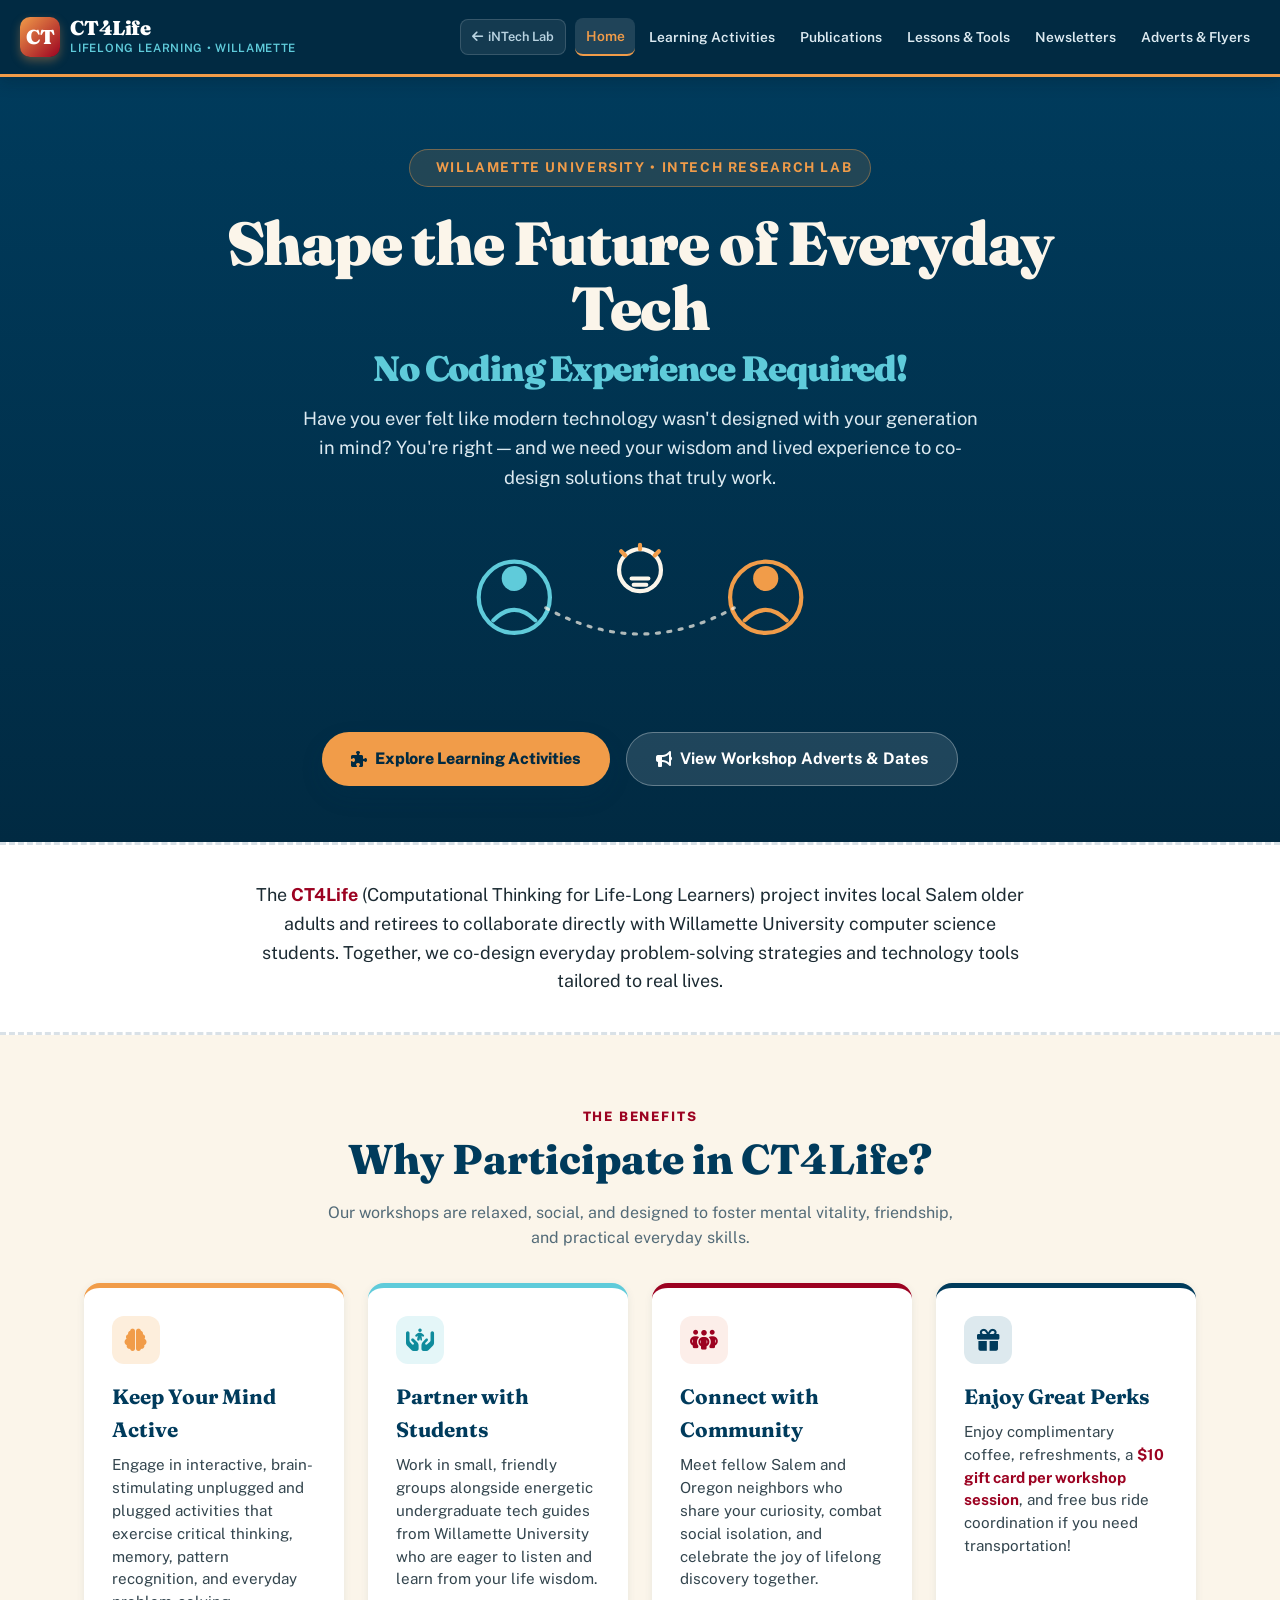
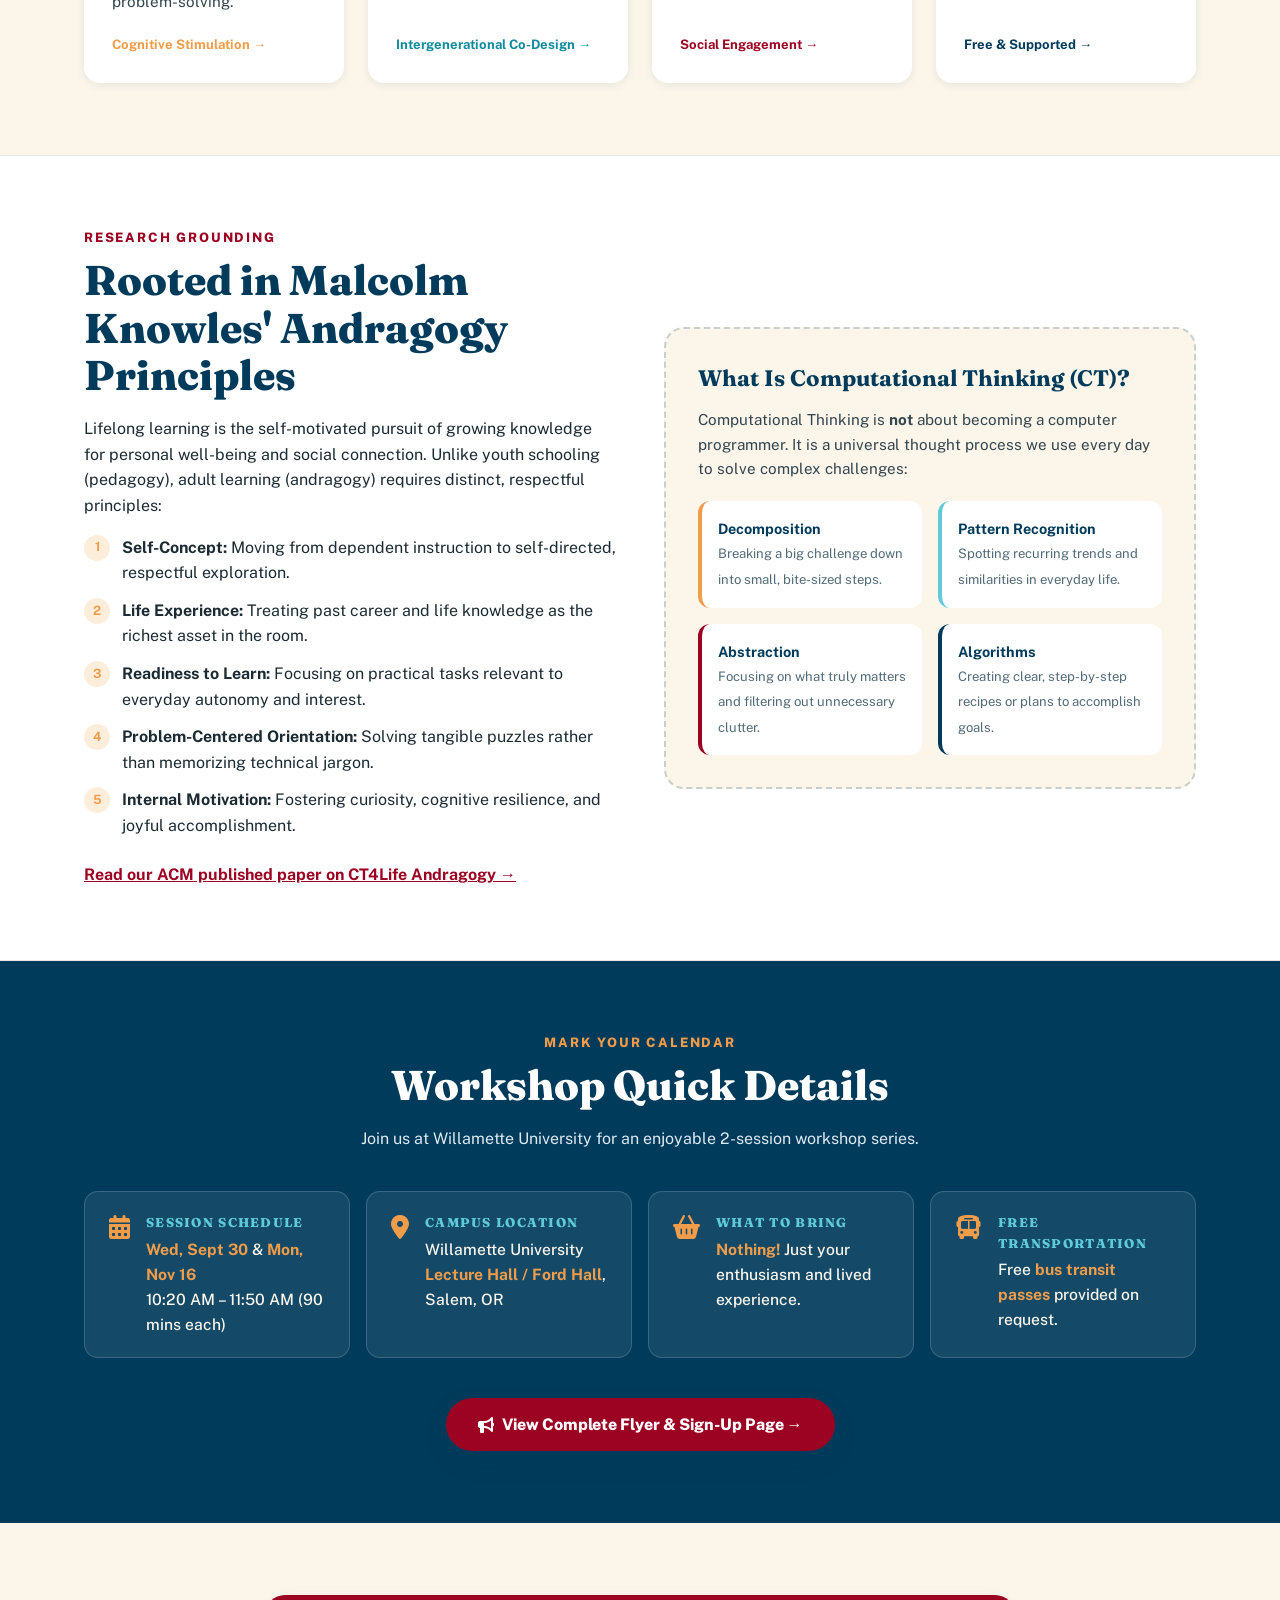
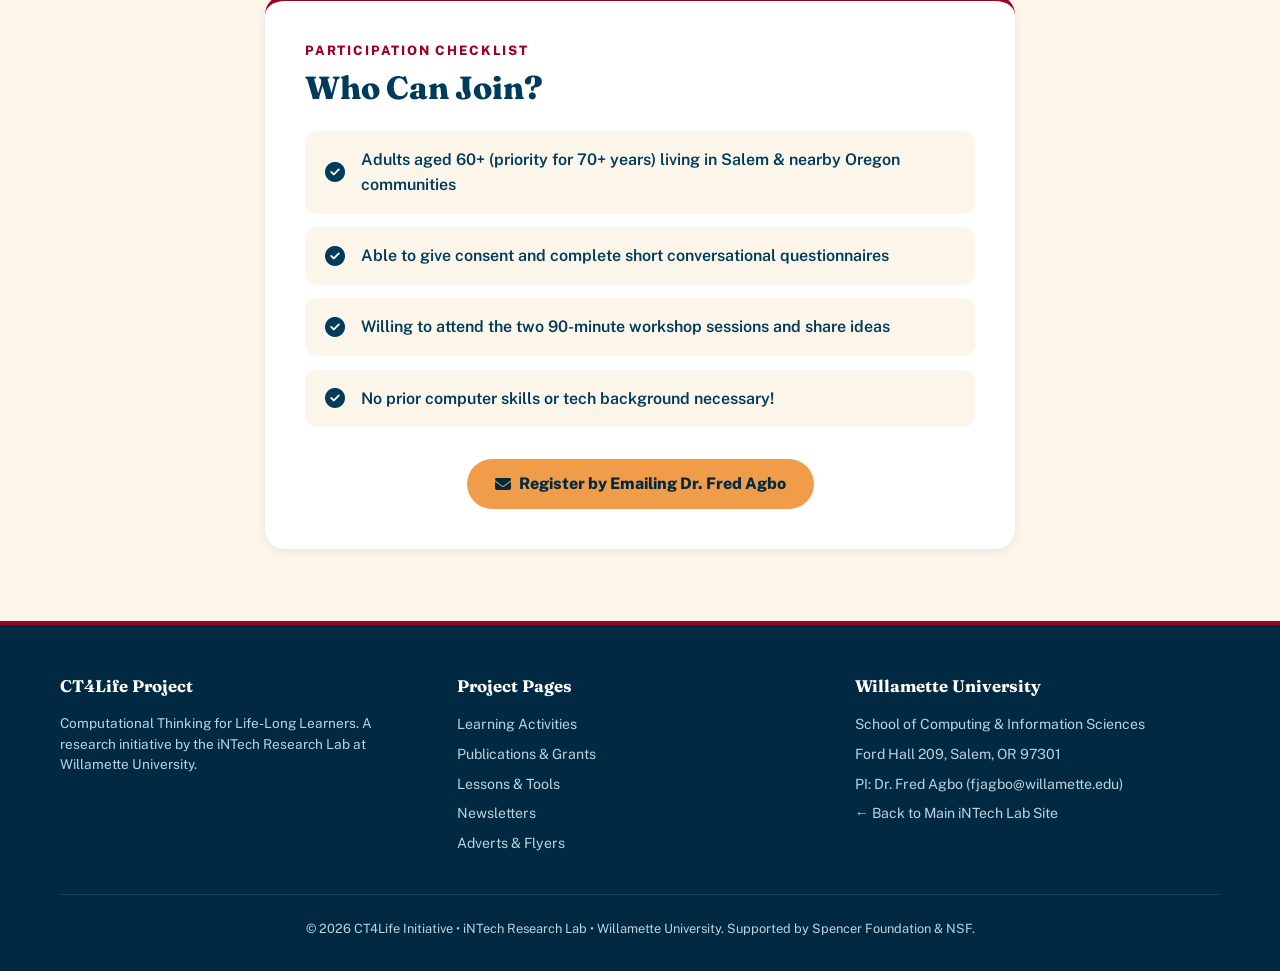
<file: ct4life/index.html>
<!DOCTYPE html>
<html lang="en">
<head>
  <meta charset="UTF-8" />
  <meta name="viewport" content="width=device-width, initial-scale=1.0" />
  <title>CT4Life — Computational Thinking for Life-Long Learners | Willamette University</title>
  <meta name="description" content="CT4Life empowers older adults (60+) in Oregon through co-designed computational thinking, problem-solving, and lifelong learning alongside Willamette University students." />

  <!-- Fonts & Icons -->
  <link rel="preconnect" href="https://fonts.googleapis.com">
  <link rel="preconnect" href="https://fonts.gstatic.com" crossorigin>
  <link href="https://fonts.googleapis.com/css2?family=Fraunces:opsz,wght@9..144,500;9..144,600;9..144,700;9..144,900&family=Public+Sans:wght@400;500;600;700;800&display=swap" rel="stylesheet">
  <link rel="stylesheet" href="https://cdnjs.cloudflare.com/ajax/libs/font-awesome/6.5.1/css/all.min.css" />

  <!-- CT4Life Theme CSS -->
  <link rel="stylesheet" href="./assets/css/ct4life-theme.css" />
</head>
<body>

  <!-- ================= TOP NOTIFICATION ================= -->
  <header class="ct-header">
    <div class="ct-nav-container">
      
      <!-- Logo -->
      <a href="./index.html" class="ct-logo-badge">
        <div class="ct-logo-icon">CT</div>
        <div class="ct-logo-text">
          <h1>CT4Life</h1>
          <span>Lifelong Learning &bull; Willamette</span>
        </div>
      </a>

      <!-- Mobile Toggle -->
      <button class="ct-mobile-toggle" id="ctMenuBtn" aria-label="Toggle navigation">
        <i class="fa-solid fa-bars"></i>
      </button>

      <!-- Navigation Links -->
      <ul class="ct-nav-links" id="ctNavLinks">
        <li><a href="../index.html" class="ct-btn-back"><i class="fa-solid fa-arrow-left"></i> iNTech Lab</a></li>
        <li><a href="./index.html" class="active">Home</a></li>
        <li><a href="./activities.html">Learning Activities</a></li>
        <li><a href="./publications.html">Publications</a></li>
        <li><a href="./lessons.html">Lessons &amp; Tools</a></li>
        <li><a href="./newsletters.html">Newsletters</a></li>
        <li><a href="./adverts.html">Adverts &amp; Flyers</a></li>
      </ul>

    </div>
  </header>

  <!-- ================= HERO BANNER ================= -->
  <section class="ct-hero-banner">
    <div class="ct-container">
      <div class="ct-eyebrow">
        <i class="fa-solid fa-sparkles"></i> Willamette University &bull; iNTech Research Lab
      </div>

      <h1 class="ct-hero-title">
        Shape the Future of Everyday Tech
        <span class="highlight">No Coding Experience Required!</span>
      </h1>

      <p class="ct-hero-subhead">
        Have you ever felt like modern technology wasn't designed with your generation in mind? You're right — and we need your wisdom and lived experience to co-design solutions that truly work.
      </p>

      <!-- SVG Illustration Inspired by Flyer -->
      <div style="max-width: 440px; margin: 2rem auto 0;">
        <svg viewBox="0 0 420 160" width="100%" xmlns="http://www.w3.org/2000/svg">
          <!-- Senior avatar -->
          <circle cx="90" cy="70" r="34" fill="none" stroke="#5FCBDA" stroke-width="4"/>
          <circle cx="90" cy="52" r="12" fill="#5FCBDA"/>
          <path d="M70 92 Q90 72 110 92" fill="none" stroke="#5FCBDA" stroke-width="4" stroke-linecap="round"/>
          <!-- Student avatar -->
          <circle cx="330" cy="70" r="34" fill="none" stroke="#F19C49" stroke-width="4"/>
          <circle cx="330" cy="52" r="12" fill="#F19C49"/>
          <path d="M310 92 Q330 72 350 92" fill="none" stroke="#F19C49" stroke-width="4" stroke-linecap="round"/>
          <!-- Connecting bridge -->
          <path d="M120 80 Q210 130 300 80" fill="none" stroke="#FBF5EA" stroke-width="3" stroke-dasharray="3 8" stroke-linecap="round" opacity="0.7"/>
          <!-- Idea bulb in center -->
          <g transform="translate(190,20)">
            <circle cx="20" cy="24" r="20" fill="none" stroke="#FBF5EA" stroke-width="4"/>
            <path d="M12 32 L28 32 M14 38 L26 38" stroke="#FBF5EA" stroke-width="4" stroke-linecap="round"/>
            <path d="M20 4 V0 M6 10 L2 6 M34 10 L38 6" stroke="#F19C49" stroke-width="4" stroke-linecap="round"/>
          </g>
        </svg>
      </div>

      <div style="margin-top: 2rem; display: flex; gap: 1rem; justify-content: center; flex-wrap: wrap;">
        <a href="./activities.html" style="background: var(--field); color: var(--midnight-deep); font-weight: 800; padding: 0.85rem 1.8rem; border-radius: 999px; text-decoration: none; display: inline-flex; align-items: center; gap: 0.5rem; box-shadow: var(--shadow-md);">
          <i class="fa-solid fa-puzzle-piece"></i> Explore Learning Activities
        </a>
        <a href="./adverts.html" style="background: rgba(255,255,255,0.12); color: #ffffff; font-weight: 700; padding: 0.85rem 1.8rem; border-radius: 999px; text-decoration: none; border: 1px solid rgba(255,255,255,0.3); display: inline-flex; align-items: center; gap: 0.5rem;">
          <i class="fa-solid fa-bullhorn"></i> View Workshop Adverts &amp; Dates
        </a>
      </div>
    </div>
  </section>

  <!-- ================= INTRO BAND ================= -->
  <section class="ct-callout-banner">
    <div class="ct-container">
      <p>
        The <b>CT4Life</b> (Computational Thinking for Life-Long Learners) project invites local Salem older adults and retirees to collaborate directly with Willamette University computer science students. Together, we co-design everyday problem-solving strategies and technology tools tailored to real lives.
      </p>
    </div>
  </section>

  <!-- ================= WHY PARTICIPATE / 4 PILLARS ================= -->
  <section class="ct-section">
    <div class="ct-container">
      <div style="text-align: center; max-width: 650px; margin: 0 auto;">
        <div class="ct-section-kicker">The Benefits</div>
        <h2 class="ct-section-title">Why Participate in CT4Life?</h2>
        <p style="color: var(--ink-muted);">
          Our workshops are relaxed, social, and designed to foster mental vitality, friendship, and practical everyday skills.
        </p>
      </div>

      <div class="ct-cards-grid">
        
        <!-- Pillar 1 -->
        <div class="ct-card">
          <div>
            <div class="ct-card-icon" style="background: var(--field-light); color: var(--field);">
              <i class="fa-solid fa-brain"></i>
            </div>
            <h3>Keep Your Mind Active</h3>
            <p>
              Engage in interactive, brain-stimulating unplugged and plugged activities that exercise critical thinking, memory, pattern recognition, and everyday problem-solving.
            </p>
          </div>
          <div style="margin-top: 1.25rem; font-size: 0.82rem; font-weight: 700; color: var(--field);">
            Cognitive Stimulation &rarr;
          </div>
        </div>

        <!-- Pillar 2 -->
        <div class="ct-card border-wave">
          <div>
            <div class="ct-card-icon" style="background: var(--wave-light); color: #0f8b9c;">
              <i class="fa-solid fa-hands-holding-child"></i>
            </div>
            <h3>Partner with Students</h3>
            <p>
              Work in small, friendly groups alongside energetic undergraduate tech guides from Willamette University who are eager to listen and learn from your life wisdom.
            </p>
          </div>
          <div style="margin-top: 1.25rem; font-size: 0.82rem; font-weight: 700; color: #0f8b9c;">
            Intergenerational Co-Design &rarr;
          </div>
        </div>

        <!-- Pillar 3 -->
        <div class="ct-card border-brick">
          <div>
            <div class="ct-card-icon" style="background: #fceee9; color: var(--brick);">
              <i class="fa-solid fa-people-group"></i>
            </div>
            <h3>Connect with Community</h3>
            <p>
              Meet fellow Salem and Oregon neighbors who share your curiosity, combat social isolation, and celebrate the joy of lifelong discovery together.
            </p>
          </div>
          <div style="margin-top: 1.25rem; font-size: 0.82rem; font-weight: 700; color: var(--brick);">
            Social Engagement &rarr;
          </div>
        </div>

        <!-- Pillar 4 -->
        <div class="ct-card border-midnight">
          <div>
            <div class="ct-card-icon" style="background: #dde9ee; color: var(--midnight);">
              <i class="fa-solid fa-gift"></i>
            </div>
            <h3>Enjoy Great Perks</h3>
            <p>
              Enjoy complimentary coffee, refreshments, a <strong style="color: var(--brick);">$10 gift card per workshop session</strong>, and free bus ride coordination if you need transportation!
            </p>
          </div>
          <div style="margin-top: 1.25rem; font-size: 0.82rem; font-weight: 700; color: var(--midnight);">
            Free &amp; Supported &rarr;
          </div>
        </div>

      </div>
    </div>
  </section>

  <!-- ================= THE SCIENCE: ANDRAGOGY & PROBLEM FRAMING ================= -->
  <section class="ct-section" style="background: #ffffff; border-top: 1px solid #e7e9e4; border-bottom: 1px solid #e7e9e4;">
    <div class="ct-container">
      <div style="display: grid; grid-template-columns: repeat(auto-fit, minmax(320px, 1fr)); gap: 3rem; align-items: center;">
        
        <div>
          <div class="ct-section-kicker">Research Grounding</div>
          <h2 class="ct-section-title">Rooted in Malcolm Knowles' Andragogy Principles</h2>
          <p style="color: var(--ink); margin-bottom: 1rem;">
            Lifelong learning is the self-motivated pursuit of growing knowledge for personal well-being and social connection. Unlike youth schooling (pedagogy), adult learning (andragogy) requires distinct, respectful principles:
          </p>

          <ul style="list-style: none; display: flex; flex-direction: column; gap: 0.75rem;">
            <li style="display: flex; gap: 0.75rem; align-items: flex-start;">
              <span style="background: var(--field-light); color: var(--field); width: 26px; height: 26px; border-radius: 50%; display: flex; align-items: center; justify-content: center; font-weight: bold; flex-shrink: 0; font-size: 0.8rem;">1</span>
              <div><strong>Self-Concept:</strong> Moving from dependent instruction to self-directed, respectful exploration.</div>
            </li>
            <li style="display: flex; gap: 0.75rem; align-items: flex-start;">
              <span style="background: var(--field-light); color: var(--field); width: 26px; height: 26px; border-radius: 50%; display: flex; align-items: center; justify-content: center; font-weight: bold; flex-shrink: 0; font-size: 0.8rem;">2</span>
              <div><strong>Life Experience:</strong> Treating past career and life knowledge as the richest asset in the room.</div>
            </li>
            <li style="display: flex; gap: 0.75rem; align-items: flex-start;">
              <span style="background: var(--field-light); color: var(--field); width: 26px; height: 26px; border-radius: 50%; display: flex; align-items: center; justify-content: center; font-weight: bold; flex-shrink: 0; font-size: 0.8rem;">3</span>
              <div><strong>Readiness to Learn:</strong> Focusing on practical tasks relevant to everyday autonomy and interest.</div>
            </li>
            <li style="display: flex; gap: 0.75rem; align-items: flex-start;">
              <span style="background: var(--field-light); color: var(--field); width: 26px; height: 26px; border-radius: 50%; display: flex; align-items: center; justify-content: center; font-weight: bold; flex-shrink: 0; font-size: 0.8rem;">4</span>
              <div><strong>Problem-Centered Orientation:</strong> Solving tangible puzzles rather than memorizing technical jargon.</div>
            </li>
            <li style="display: flex; gap: 0.75rem; align-items: flex-start;">
              <span style="background: var(--field-light); color: var(--field); width: 26px; height: 26px; border-radius: 50%; display: flex; align-items: center; justify-content: center; font-weight: bold; flex-shrink: 0; font-size: 0.8rem;">5</span>
              <div><strong>Internal Motivation:</strong> Fostering curiosity, cognitive resilience, and joyful accomplishment.</div>
            </li>
          </ul>

          <div style="margin-top: 1.5rem;">
            <a href="./publications.html" style="color: var(--brick); font-weight: 700; text-decoration: underline;">
              Read our ACM published paper on CT4Life Andragogy &rarr;
            </a>
          </div>
        </div>

        <div style="background: var(--cream); padding: 2rem; border-radius: 20px; border: 2px dashed rgba(0, 59, 92, 0.2);">
          <h3 class="font-fraunces" style="color: var(--midnight); font-size: 1.4rem; margin-bottom: 0.75rem;">
            What Is Computational Thinking (CT)?
          </h3>
          <p style="font-size: 0.95rem; color: #33454E; margin-bottom: 1.25rem;">
            Computational Thinking is <strong>not</strong> about becoming a computer programmer. It is a universal thought process we use every day to solve complex challenges:
          </p>

          <div style="display: grid; grid-template-columns: 1fr 1fr; gap: 1rem;">
            <div style="background: #ffffff; padding: 1rem; border-radius: 12px; border-left: 4px solid var(--field);">
              <strong style="color: var(--midnight); font-size: 0.9rem; display: block;">Decomposition</strong>
              <span style="font-size: 0.82rem; color: #536B78;">Breaking a big challenge down into small, bite-sized steps.</span>
            </div>
            <div style="background: #ffffff; padding: 1rem; border-radius: 12px; border-left: 4px solid var(--wave);">
              <strong style="color: var(--midnight); font-size: 0.9rem; display: block;">Pattern Recognition</strong>
              <span style="font-size: 0.82rem; color: #536B78;">Spotting recurring trends and similarities in everyday life.</span>
            </div>
            <div style="background: #ffffff; padding: 1rem; border-radius: 12px; border-left: 4px solid var(--brick);">
              <strong style="color: var(--midnight); font-size: 0.9rem; display: block;">Abstraction</strong>
              <span style="font-size: 0.82rem; color: #536B78;">Focusing on what truly matters and filtering out unnecessary clutter.</span>
            </div>
            <div style="background: #ffffff; padding: 1rem; border-radius: 12px; border-left: 4px solid var(--midnight);">
              <strong style="color: var(--midnight); font-size: 0.9rem; display: block;">Algorithms</strong>
              <span style="font-size: 0.82rem; color: #536B78;">Creating clear, step-by-step recipes or plans to accomplish goals.</span>
            </div>
          </div>
        </div>

      </div>
    </div>
  </section>

  <!-- ================= WORKSHOP DETAILS / FAST FACTS ================= -->
  <section class="ct-section" style="background: var(--midnight); color: var(--cream);">
    <div class="ct-container">
      <div style="text-align: center; max-width: 650px; margin: 0 auto 2.5rem;">
        <div class="ct-section-kicker" style="color: var(--field);">Mark Your Calendar</div>
        <h2 class="ct-section-title" style="color: #ffffff;">Workshop Quick Details</h2>
        <p style="color: #dceaf1;">
          Join us at Willamette University for an enjoyable 2-session workshop series.
        </p>
      </div>

      <div style="display: grid; grid-template-columns: repeat(auto-fit, minmax(240px, 1fr)); gap: 1rem;">
        
        <div class="ct-detail-card">
          <i class="fa-solid fa-calendar-days" style="color: var(--field); font-size: 1.5rem; margin-top: 0.2rem;"></i>
          <div>
            <h4>Session Schedule</h4>
            <p><b>Wed, Sept 30</b> &amp; <b>Mon, Nov 16</b><br/>10:20 AM – 11:50 AM (90 mins each)</p>
          </div>
        </div>

        <div class="ct-detail-card">
          <i class="fa-solid fa-location-dot" style="color: var(--field); font-size: 1.5rem; margin-top: 0.2rem;"></i>
          <div>
            <h4>Campus Location</h4>
            <p>Willamette University<br/><b>Lecture Hall / Ford Hall</b>, Salem, OR</p>
          </div>
        </div>

        <div class="ct-detail-card">
          <i class="fa-solid fa-basket-shopping" style="color: var(--field); font-size: 1.5rem; margin-top: 0.2rem;"></i>
          <div>
            <h4>What to Bring</h4>
            <p><b>Nothing!</b> Just your enthusiasm and lived experience.</p>
          </div>
        </div>

        <div class="ct-detail-card">
          <i class="fa-solid fa-bus" style="color: var(--field); font-size: 1.5rem; margin-top: 0.2rem;"></i>
          <div>
            <h4>Free Transportation</h4>
            <p>Free <b>bus transit passes</b> provided on request.</p>
          </div>
        </div>

      </div>

      <div style="text-align: center; margin-top: 2.5rem;">
        <a href="./adverts.html" style="background: var(--brick); color: #ffffff; font-weight: 800; padding: 0.85rem 2rem; border-radius: 999px; text-decoration: none; display: inline-flex; align-items: center; gap: 0.5rem; box-shadow: var(--shadow-md);">
          <i class="fa-solid fa-bullhorn"></i> View Complete Flyer &amp; Sign-Up Page &rarr;
        </a>
      </div>
    </div>
  </section>

  <!-- ================= ELIGIBILITY ================= -->
  <section class="ct-section">
    <div class="ct-container">
      <div style="max-width: 750px; margin: 0 auto; background: var(--paper); border-radius: 20px; padding: 2.5rem; box-shadow: var(--shadow-sm); border-top: 6px solid var(--brick);">
        <div class="ct-section-kicker">Participation Checklist</div>
        <h2 class="ct-section-title" style="font-size: 2rem;">Who Can Join?</h2>
        
        <div style="display: flex; flex-direction: column; gap: 0.85rem; margin-top: 1.5rem;">
          <div style="display: flex; align-items: center; gap: 1rem; background: var(--cream); border-radius: 12px; padding: 1rem 1.25rem; font-weight: 600; color: var(--midnight);">
            <i class="fa-solid fa-circle-check" style="color: var(--midnight); font-size: 1.25rem;"></i>
            <span>Adults aged 60+ (priority for 70+ years) living in Salem &amp; nearby Oregon communities</span>
          </div>
          <div style="display: flex; align-items: center; gap: 1rem; background: var(--cream); border-radius: 12px; padding: 1rem 1.25rem; font-weight: 600; color: var(--midnight);">
            <i class="fa-solid fa-circle-check" style="color: var(--midnight); font-size: 1.25rem;"></i>
            <span>Able to give consent and complete short conversational questionnaires</span>
          </div>
          <div style="display: flex; align-items: center; gap: 1rem; background: var(--cream); border-radius: 12px; padding: 1rem 1.25rem; font-weight: 600; color: var(--midnight);">
            <i class="fa-solid fa-circle-check" style="color: var(--midnight); font-size: 1.25rem;"></i>
            <span>Willing to attend the two 90-minute workshop sessions and share ideas</span>
          </div>
          <div style="display: flex; align-items: center; gap: 1rem; background: var(--cream); border-radius: 12px; padding: 1rem 1.25rem; font-weight: 600; color: var(--midnight);">
            <i class="fa-solid fa-circle-check" style="color: var(--midnight); font-size: 1.25rem;"></i>
            <span>No prior computer skills or tech background necessary!</span>
          </div>
        </div>

        <div style="text-align: center; margin-top: 2rem;">
          <a href="mailto:fjagbo@willamette.edu?subject=CT4Life%20Workshop%20Registration" style="background: var(--field); color: var(--midnight-deep); font-weight: 800; padding: 0.75rem 1.75rem; border-radius: 999px; text-decoration: none; display: inline-flex; align-items: center; gap: 0.5rem;">
            <i class="fa-solid fa-envelope"></i> Register by Emailing Dr. Fred Agbo
          </a>
        </div>
      </div>
    </div>
  </section>

  <!-- ================= FOOTER ================= -->
  <footer class="ct-footer">
    <div class="ct-footer-inner">
      <div>
        <h4 class="font-fraunces">CT4Life Project</h4>
        <p style="font-size: 0.85rem; line-height: 1.5; color: #b9d3e1;">
          Computational Thinking for Life-Long Learners. A research initiative by the iNTech Research Lab at Willamette University.
        </p>
      </div>

      <div>
        <h4>Project Pages</h4>
        <ul>
          <li><a href="./activities.html">Learning Activities</a></li>
          <li><a href="./publications.html">Publications &amp; Grants</a></li>
          <li><a href="./lessons.html">Lessons &amp; Tools</a></li>
          <li><a href="./newsletters.html">Newsletters</a></li>
          <li><a href="./adverts.html">Adverts &amp; Flyers</a></li>
        </ul>
      </div>

      <div>
        <h4>Willamette University</h4>
        <ul>
          <li>School of Computing &amp; Information Sciences</li>
          <li>Ford Hall 209, Salem, OR 97301</li>
          <li>PI: Dr. Fred Agbo (<a href="mailto:fjagbo@willamette.edu">fjagbo@willamette.edu</a>)</li>
          <li><a href="../index.html">&larr; Back to Main iNTech Lab Site</a></li>
        </ul>
      </div>
    </div>

    <div class="ct-footer-bottom">
      &copy; 2026 CT4Life Initiative &bull; iNTech Research Lab &bull; Willamette University. Supported by Spencer Foundation &amp; NSF.
    </div>
  </footer>

  <script>
    const btn = document.getElementById('ctMenuBtn');
    const nav = document.getElementById('ctNavLinks');
    btn.addEventListener('click', () => {
      nav.classList.toggle('open');
    });
  </script>
</body>
</html>
</file>
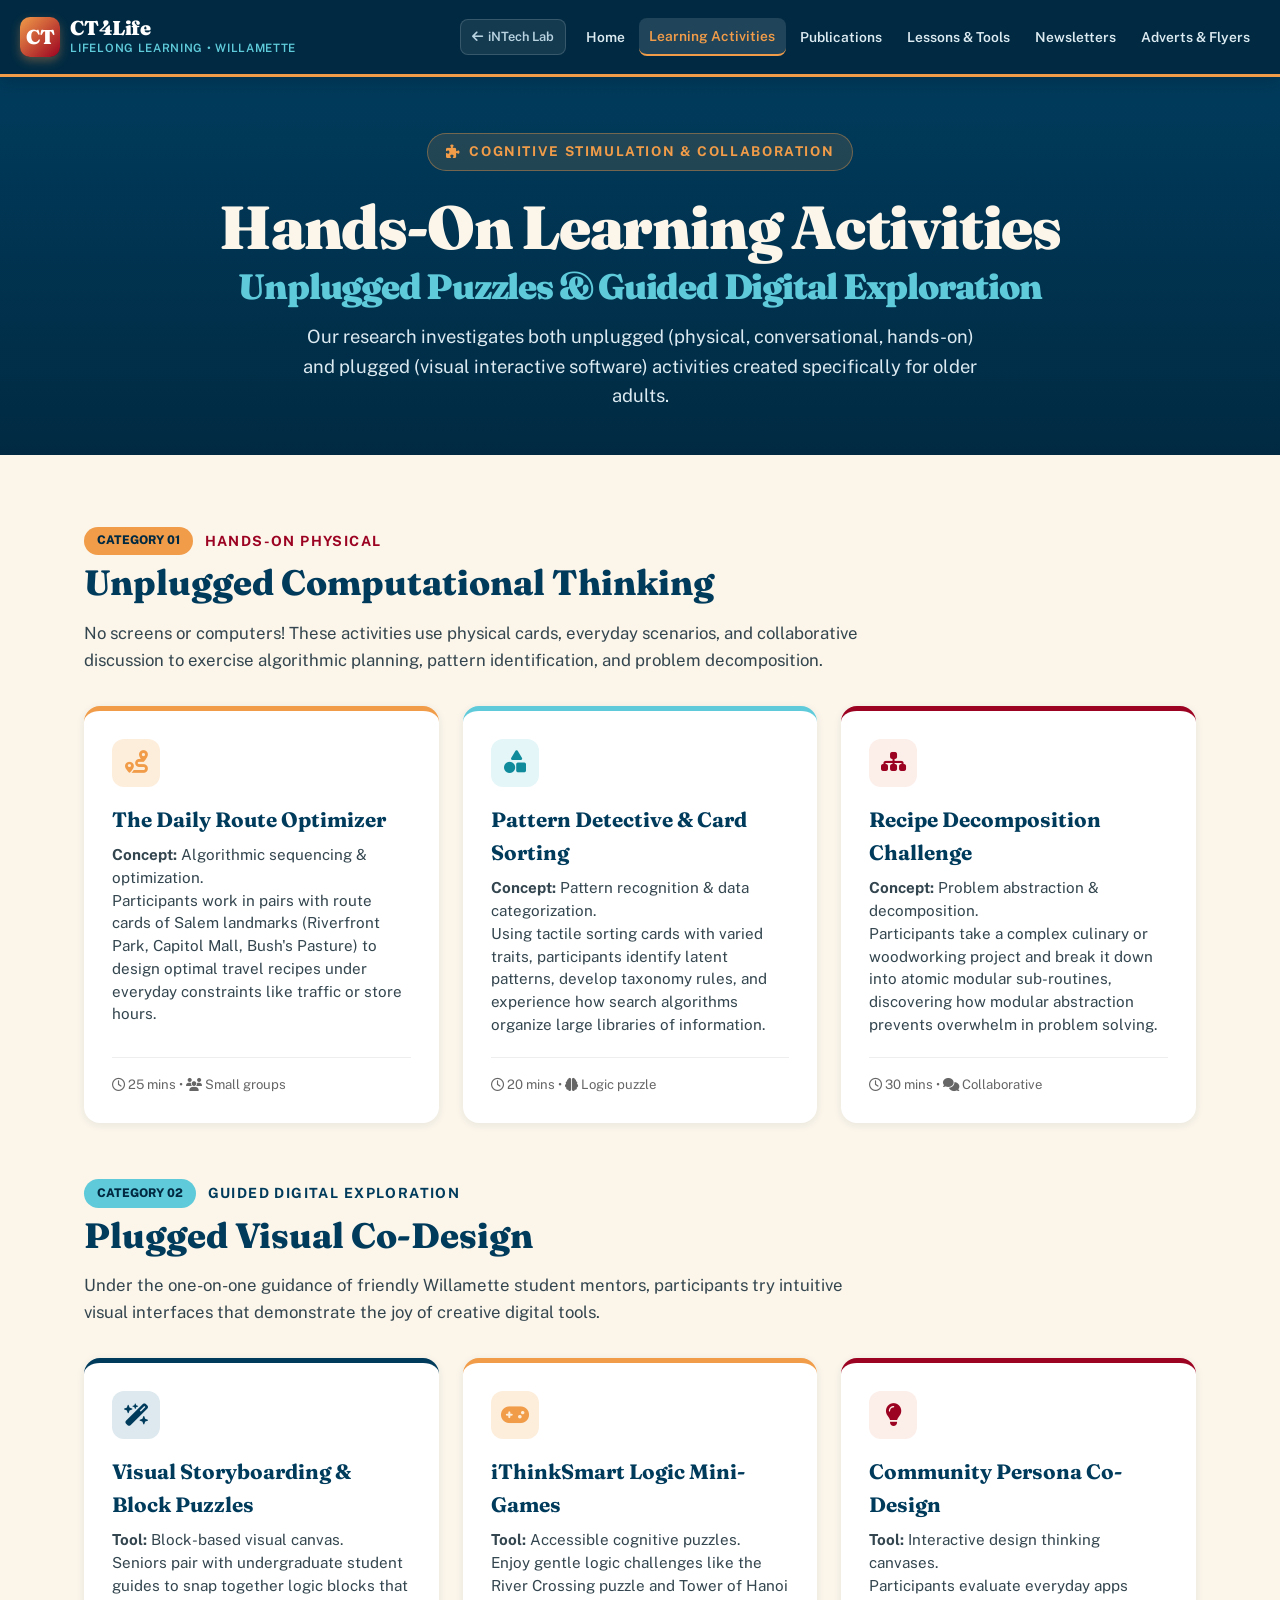
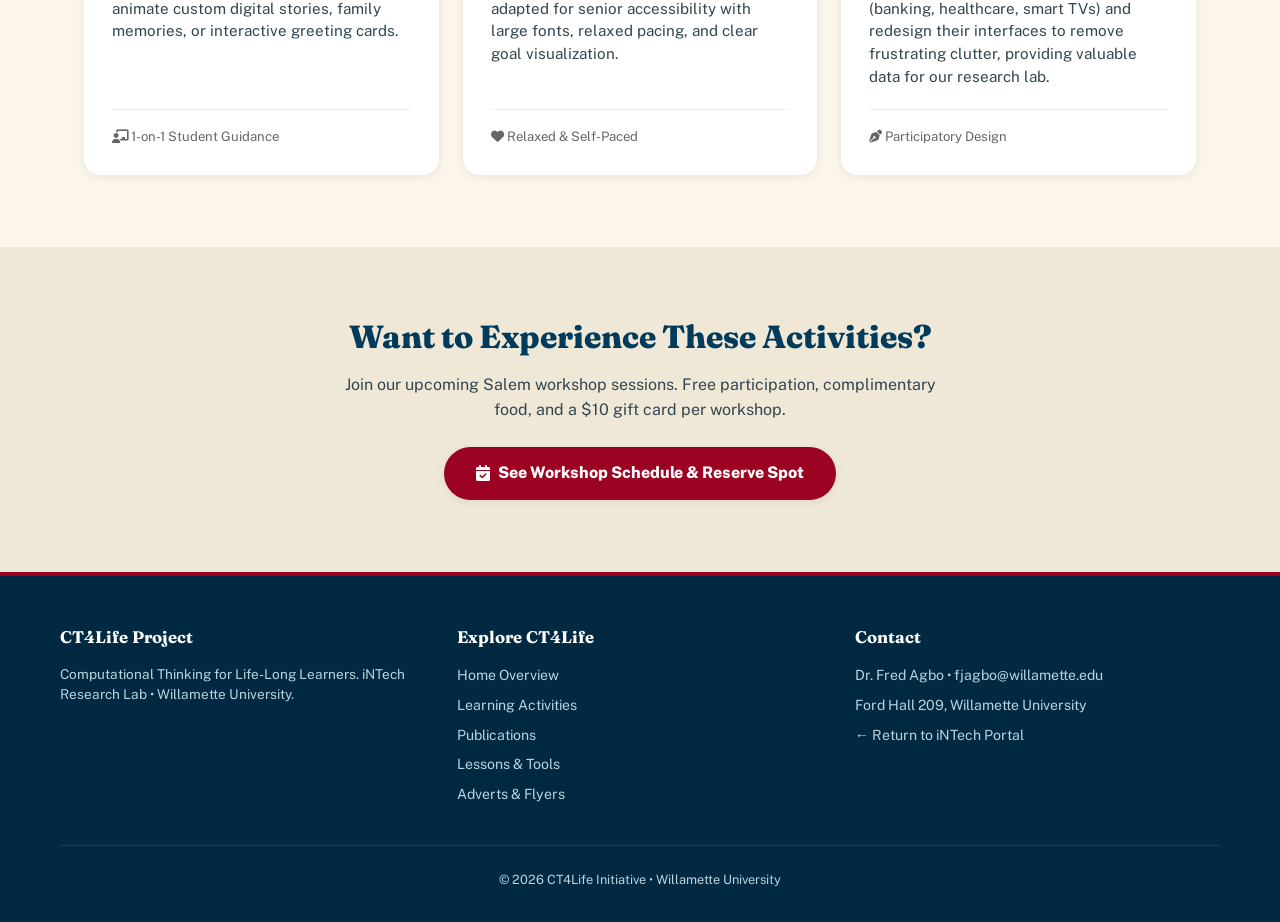
<file: ct4life/activities.html>
<!DOCTYPE html>
<html lang="en">
<head>
  <meta charset="UTF-8" />
  <meta name="viewport" content="width=device-width, initial-scale=1.0" />
  <title>Learning Activities — CT4Life | Willamette University</title>
  <meta name="description" content="Explore plugged and unplugged computational thinking learning activities designed for older adult lifelong learners." />

  <!-- Fonts & Icons -->
  <link rel="preconnect" href="https://fonts.googleapis.com">
  <link rel="preconnect" href="https://fonts.gstatic.com" crossorigin>
  <link href="https://fonts.googleapis.com/css2?family=Fraunces:opsz,wght@9..144,500;9..144,600;9..144,700;9..144,900&family=Public+Sans:wght@400;500;600;700;800&display=swap" rel="stylesheet">
  <link rel="stylesheet" href="https://cdnjs.cloudflare.com/ajax/libs/font-awesome/6.5.1/css/all.min.css" />
  <link rel="stylesheet" href="./assets/css/ct4life-theme.css" />
</head>
<body>

  <!-- Header -->
  <header class="ct-header">
    <div class="ct-nav-container">
      <a href="./index.html" class="ct-logo-badge">
        <div class="ct-logo-icon">CT</div>
        <div class="ct-logo-text">
          <h1>CT4Life</h1>
          <span>Lifelong Learning &bull; Willamette</span>
        </div>
      </a>

      <button class="ct-mobile-toggle" id="ctMenuBtn" aria-label="Toggle navigation">
        <i class="fa-solid fa-bars"></i>
      </button>

      <ul class="ct-nav-links" id="ctNavLinks">
        <li><a href="../index.html" class="ct-btn-back"><i class="fa-solid fa-arrow-left"></i> iNTech Lab</a></li>
        <li><a href="./index.html">Home</a></li>
        <li><a href="./activities.html" class="active">Learning Activities</a></li>
        <li><a href="./publications.html">Publications</a></li>
        <li><a href="./lessons.html">Lessons &amp; Tools</a></li>
        <li><a href="./newsletters.html">Newsletters</a></li>
        <li><a href="./adverts.html">Adverts &amp; Flyers</a></li>
      </ul>
    </div>
  </header>

  <!-- Hero -->
  <section class="ct-hero-banner" style="padding: 3.5rem 1.5rem 2.75rem;">
    <div class="ct-container">
      <div class="ct-eyebrow">
        <i class="fa-solid fa-puzzle-piece"></i> Cognitive Stimulation &amp; Collaboration
      </div>
      <h1 class="ct-hero-title">
        Hands-On Learning Activities
        <span class="highlight">Unplugged Puzzles &amp; Guided Digital Exploration</span>
      </h1>
      <p class="ct-hero-subhead">
        Our research investigates both unplugged (physical, conversational, hands-on) and plugged (visual interactive software) activities created specifically for older adults.
      </p>
    </div>
  </section>

  <!-- Activities Filter / Overview -->
  <section class="ct-section">
    <div class="ct-container">
      
      <!-- Activity Category 1: Unplugged Activities -->
      <div style="margin-bottom: 3.5rem;">
        <div style="display: flex; align-items: center; gap: 0.75rem; margin-bottom: 0.5rem;">
          <span style="background: var(--field); color: var(--midnight-deep); font-weight: 800; font-size: 0.75rem; padding: 0.3rem 0.8rem; border-radius: 999px; text-transform: uppercase;">
            Category 01
          </span>
          <span style="color: var(--brick); font-weight: 700; font-size: 0.88rem; text-transform: uppercase; letter-spacing: 0.1em;">Hands-On Physical</span>
        </div>
        <h2 class="ct-section-title" style="font-size: 2.2rem;">Unplugged Computational Thinking</h2>
        <p style="color: #33454E; max-width: 800px; font-size: 1.05rem;">
          No screens or computers! These activities use physical cards, everyday scenarios, and collaborative discussion to exercise algorithmic planning, pattern identification, and problem decomposition.
        </p>

        <div class="ct-cards-grid">
          
          <!-- Activity 1 -->
          <div class="ct-card">
            <div>
              <div class="ct-card-icon" style="background: var(--field-light); color: var(--field);">
                <i class="fa-solid fa-route"></i>
              </div>
              <h3>The Daily Route Optimizer</h3>
              <p>
                <strong>Concept:</strong> Algorithmic sequencing &amp; optimization.<br/>
                Participants work in pairs with route cards of Salem landmarks (Riverfront Park, Capitol Mall, Bush's Pasture) to design optimal travel recipes under everyday constraints like traffic or store hours.
              </p>
            </div>
            <div style="margin-top: 1.25rem; padding-top: 1rem; border-top: 1px solid #eee; font-size: 0.82rem; color: #666;">
              <i class="fa-regular fa-clock"></i> 25 mins &bull; <i class="fa-solid fa-users"></i> Small groups
            </div>
          </div>

          <!-- Activity 2 -->
          <div class="ct-card border-wave">
            <div>
              <div class="ct-card-icon" style="background: var(--wave-light); color: #0f8b9c;">
                <i class="fa-solid fa-shapes"></i>
              </div>
              <h3>Pattern Detective &amp; Card Sorting</h3>
              <p>
                <strong>Concept:</strong> Pattern recognition &amp; data categorization.<br/>
                Using tactile sorting cards with varied traits, participants identify latent patterns, develop taxonomy rules, and experience how search algorithms organize large libraries of information.
              </p>
            </div>
            <div style="margin-top: 1.25rem; padding-top: 1rem; border-top: 1px solid #eee; font-size: 0.82rem; color: #666;">
              <i class="fa-regular fa-clock"></i> 20 mins &bull; <i class="fa-solid fa-brain"></i> Logic puzzle
            </div>
          </div>

          <!-- Activity 3 -->
          <div class="ct-card border-brick">
            <div>
              <div class="ct-card-icon" style="background: #fceee9; color: var(--brick);">
                <i class="fa-solid fa-sitemap"></i>
              </div>
              <h3>Recipe Decomposition Challenge</h3>
              <p>
                <strong>Concept:</strong> Problem abstraction &amp; decomposition.<br/>
                Participants take a complex culinary or woodworking project and break it down into atomic modular sub-routines, discovering how modular abstraction prevents overwhelm in problem solving.
              </p>
            </div>
            <div style="margin-top: 1.25rem; padding-top: 1rem; border-top: 1px solid #eee; font-size: 0.82rem; color: #666;">
              <i class="fa-regular fa-clock"></i> 30 mins &bull; <i class="fa-solid fa-comments"></i> Collaborative
            </div>
          </div>

        </div>
      </div>

      <!-- Activity Category 2: Plugged & Guided Digital -->
      <div>
        <div style="display: flex; align-items: center; gap: 0.75rem; margin-bottom: 0.5rem;">
          <span style="background: var(--wave); color: var(--midnight-deep); font-weight: 800; font-size: 0.75rem; padding: 0.3rem 0.8rem; border-radius: 999px; text-transform: uppercase;">
            Category 02
          </span>
          <span style="color: var(--midnight); font-weight: 700; font-size: 0.88rem; text-transform: uppercase; letter-spacing: 0.1em;">Guided Digital Exploration</span>
        </div>
        <h2 class="ct-section-title" style="font-size: 2.2rem;">Plugged Visual Co-Design</h2>
        <p style="color: #33454E; max-width: 800px; font-size: 1.05rem;">
          Under the one-on-one guidance of friendly Willamette student mentors, participants try intuitive visual interfaces that demonstrate the joy of creative digital tools.
        </p>

        <div class="ct-cards-grid">
          
          <!-- Plugged 1 -->
          <div class="ct-card border-midnight">
            <div>
              <div class="ct-card-icon" style="background: #dde9ee; color: var(--midnight);">
                <i class="fa-solid fa-wand-magic-sparkles"></i>
              </div>
              <h3>Visual Storyboarding &amp; Block Puzzles</h3>
              <p>
                <strong>Tool:</strong> Block-based visual canvas.<br/>
                Seniors pair with undergraduate student guides to snap together logic blocks that animate custom digital stories, family memories, or interactive greeting cards.
              </p>
            </div>
            <div style="margin-top: 1.25rem; padding-top: 1rem; border-top: 1px solid #eee; font-size: 0.82rem; color: #666;">
              <i class="fa-solid fa-chalkboard-user"></i> 1-on-1 Student Guidance
            </div>
          </div>

          <!-- Plugged 2 -->
          <div class="ct-card border-field">
            <div>
              <div class="ct-card-icon" style="background: var(--field-light); color: var(--field);">
                <i class="fa-solid fa-gamepad"></i>
              </div>
              <h3>iThinkSmart Logic Mini-Games</h3>
              <p>
                <strong>Tool:</strong> Accessible cognitive puzzles.<br/>
                Enjoy gentle logic challenges like the River Crossing puzzle and Tower of Hanoi adapted for senior accessibility with large fonts, relaxed pacing, and clear goal visualization.
              </p>
            </div>
            <div style="margin-top: 1.25rem; padding-top: 1rem; border-top: 1px solid #eee; font-size: 0.82rem; color: #666;">
              <i class="fa-solid fa-heart"></i> Relaxed &amp; Self-Paced
            </div>
          </div>

          <!-- Plugged 3 -->
          <div class="ct-card border-brick">
            <div>
              <div class="ct-card-icon" style="background: #fceee9; color: var(--brick);">
                <i class="fa-solid fa-lightbulb"></i>
              </div>
              <h3>Community Persona Co-Design</h3>
              <p>
                <strong>Tool:</strong> Interactive design thinking canvases.<br/>
                Participants evaluate everyday apps (banking, healthcare, smart TVs) and redesign their interfaces to remove frustrating clutter, providing valuable data for our research lab.
              </p>
            </div>
            <div style="margin-top: 1.25rem; padding-top: 1rem; border-top: 1px solid #eee; font-size: 0.82rem; color: #666;">
              <i class="fa-solid fa-pen-nib"></i> Participatory Design
            </div>
          </div>

        </div>
      </div>

    </div>
  </section>

  <!-- Call to action -->
  <section class="ct-section" style="background: var(--cream-dark); text-align: center;">
    <div class="ct-container">
      <h2 class="ct-section-title" style="font-size: 2rem;">Want to Experience These Activities?</h2>
      <p style="max-width: 600px; margin: 0 auto 1.5rem; color: #33454E;">
        Join our upcoming Salem workshop sessions. Free participation, complimentary food, and a $10 gift card per workshop.
      </p>
      <a href="./adverts.html" style="background: var(--brick); color: #fff; font-weight: 800; padding: 0.85rem 2rem; border-radius: 999px; text-decoration: none; display: inline-flex; align-items: center; gap: 0.5rem; box-shadow: var(--shadow-sm);">
        <i class="fa-solid fa-calendar-check"></i> See Workshop Schedule &amp; Reserve Spot
      </a>
    </div>
  </section>

  <!-- Footer -->
  <footer class="ct-footer">
    <div class="ct-footer-inner">
      <div>
        <h4 class="font-fraunces">CT4Life Project</h4>
        <p style="font-size: 0.85rem; line-height: 1.5; color: #b9d3e1;">
          Computational Thinking for Life-Long Learners. iNTech Research Lab &bull; Willamette University.
        </p>
      </div>
      <div>
        <h4>Explore CT4Life</h4>
        <ul>
          <li><a href="./index.html">Home Overview</a></li>
          <li><a href="./activities.html">Learning Activities</a></li>
          <li><a href="./publications.html">Publications</a></li>
          <li><a href="./lessons.html">Lessons &amp; Tools</a></li>
          <li><a href="./adverts.html">Adverts &amp; Flyers</a></li>
        </ul>
      </div>
      <div>
        <h4>Contact</h4>
        <ul>
          <li>Dr. Fred Agbo &bull; <a href="mailto:fjagbo@willamette.edu">fjagbo@willamette.edu</a></li>
          <li>Ford Hall 209, Willamette University</li>
          <li><a href="../index.html">&larr; Return to iNTech Portal</a></li>
        </ul>
      </div>
    </div>
    <div class="ct-footer-bottom">
      &copy; 2026 CT4Life Initiative &bull; Willamette University
    </div>
  </footer>

  <script>
    const btn = document.getElementById('ctMenuBtn');
    const nav = document.getElementById('ctNavLinks');
    btn.addEventListener('click', () => nav.classList.toggle('open'));
  </script>
</body>
</html>
</file>
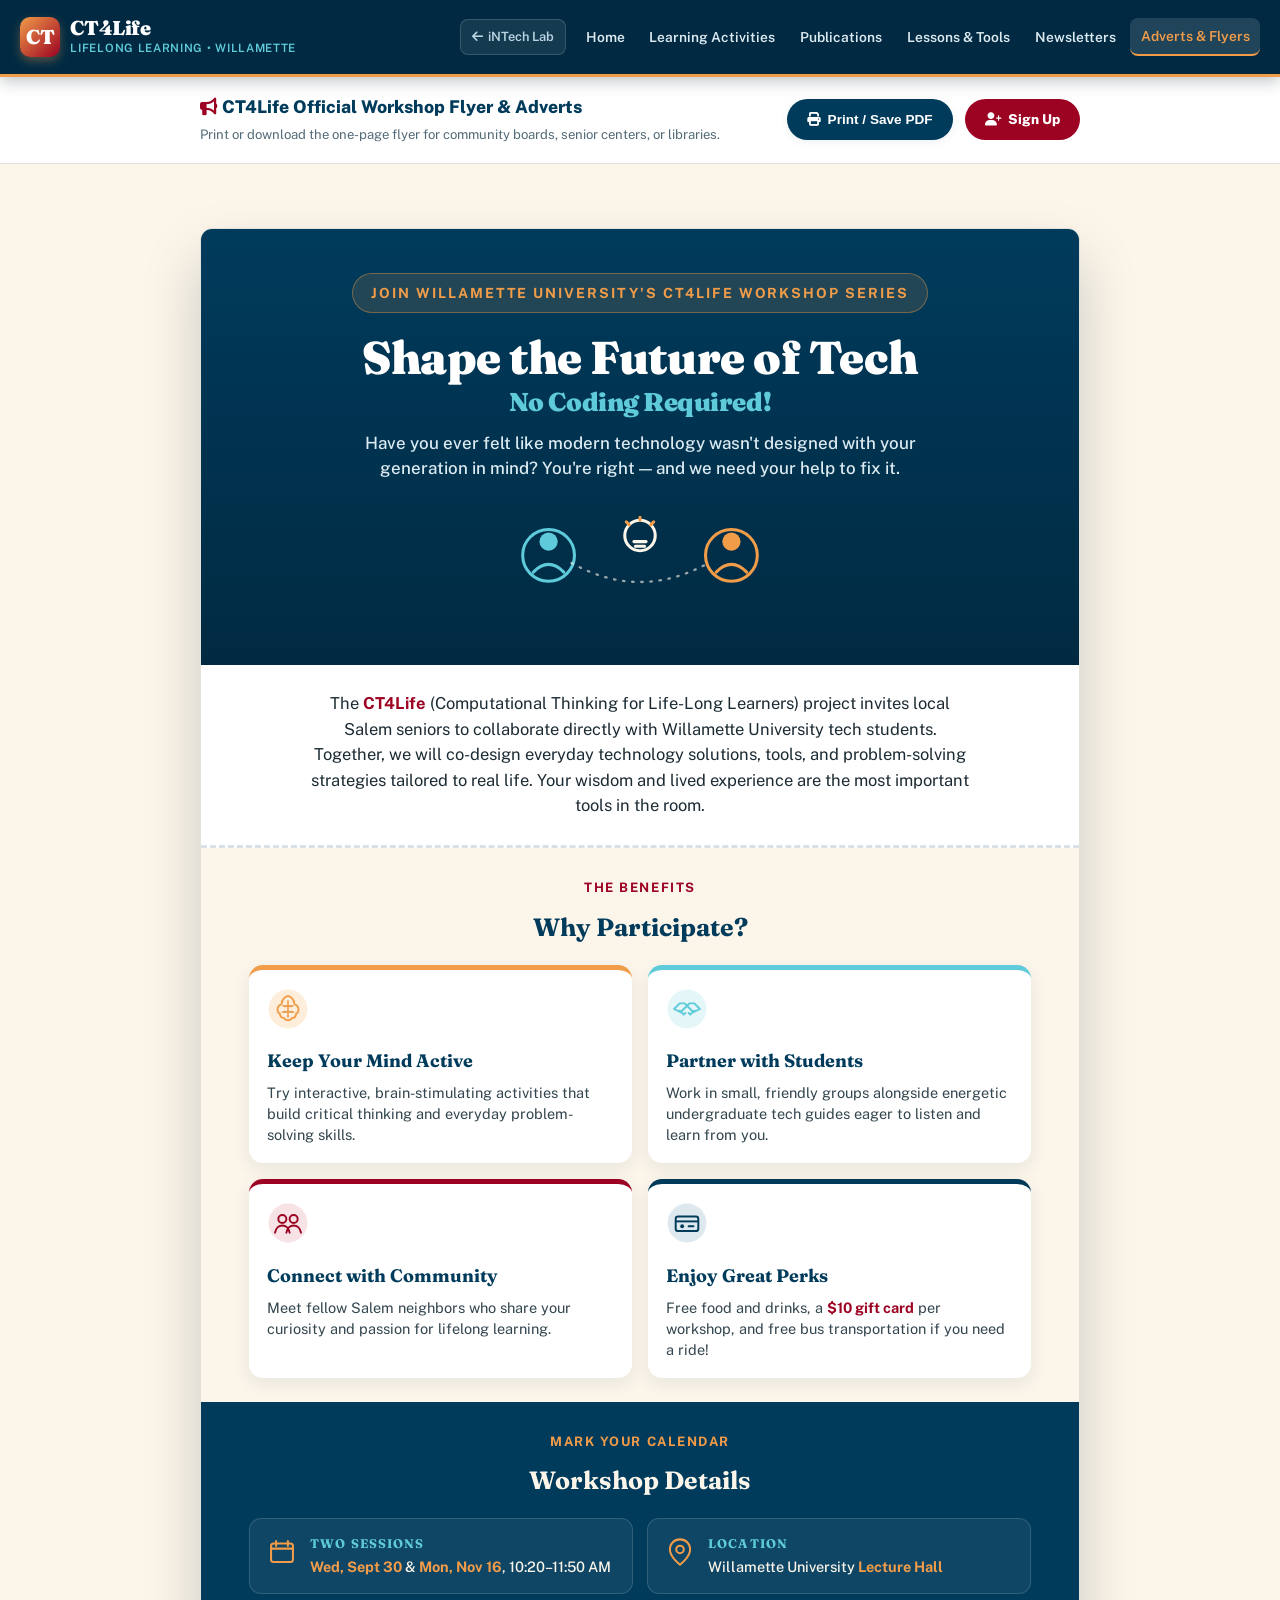
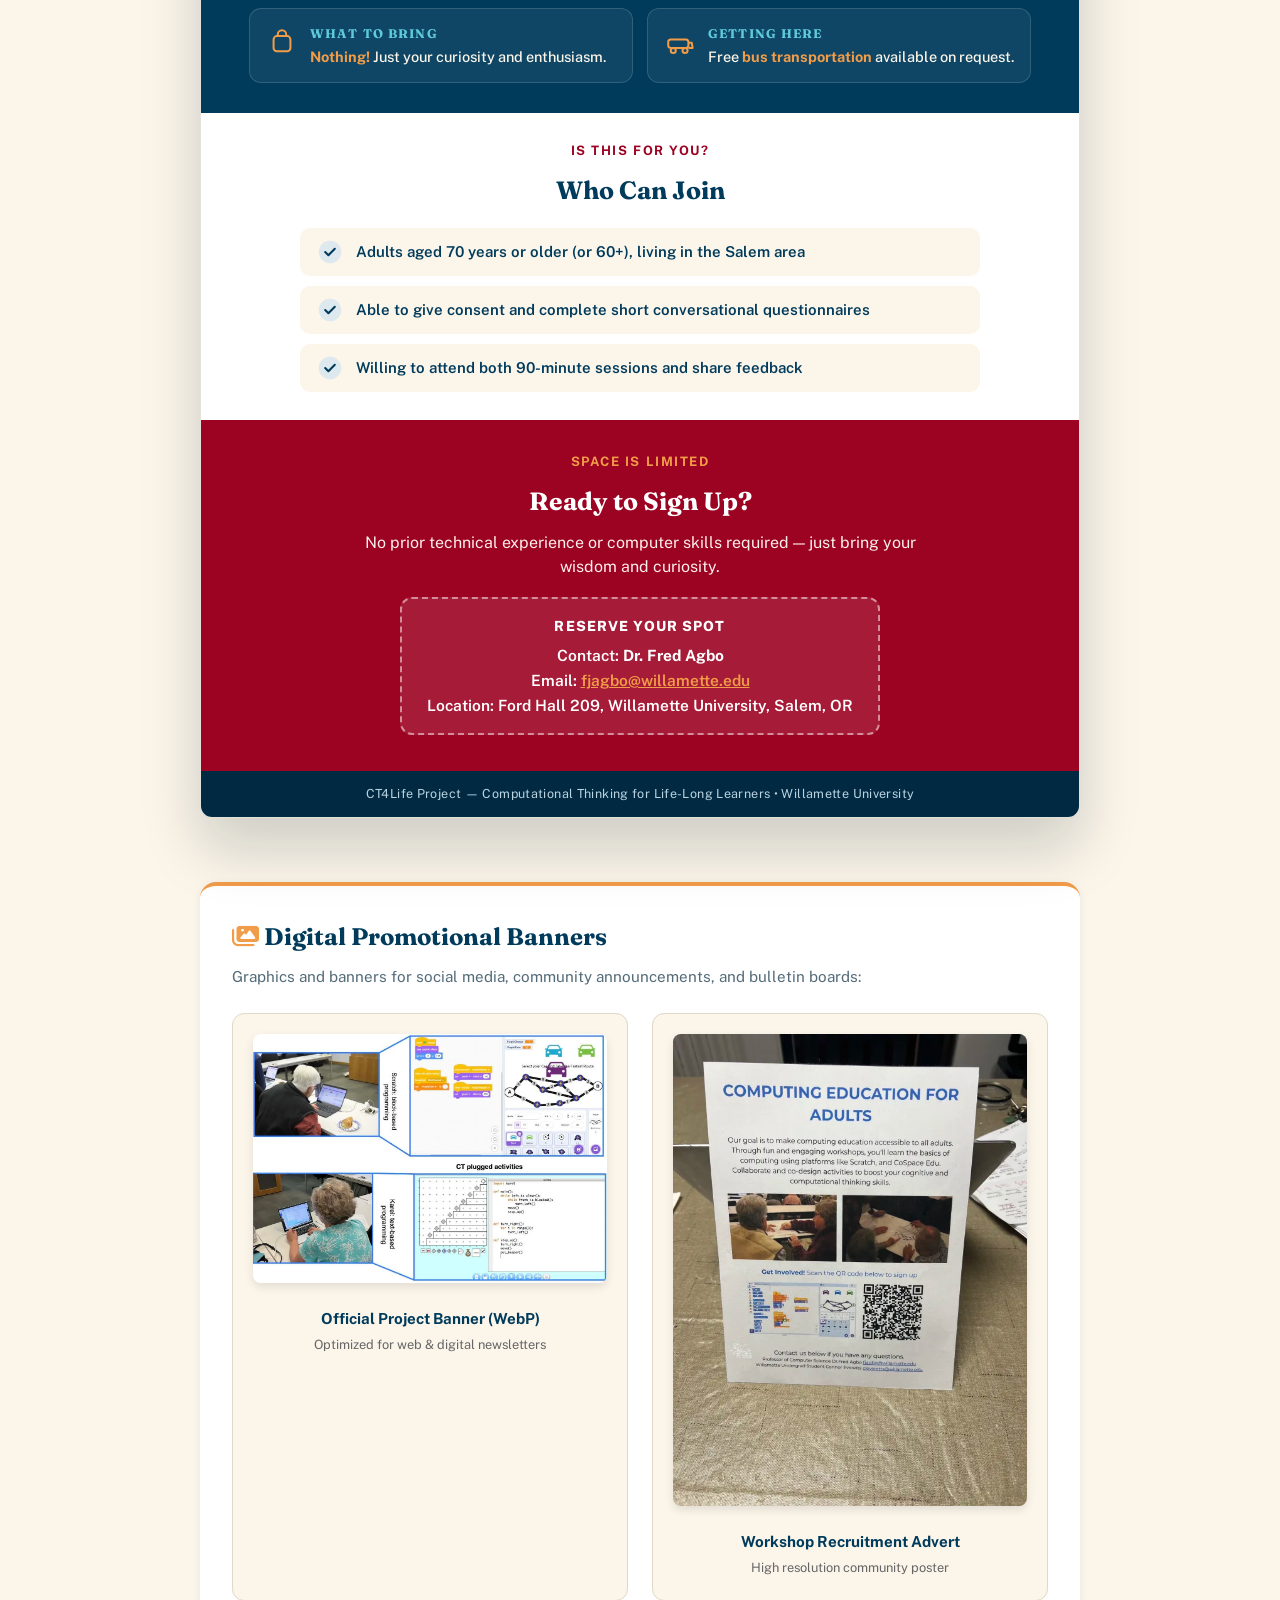
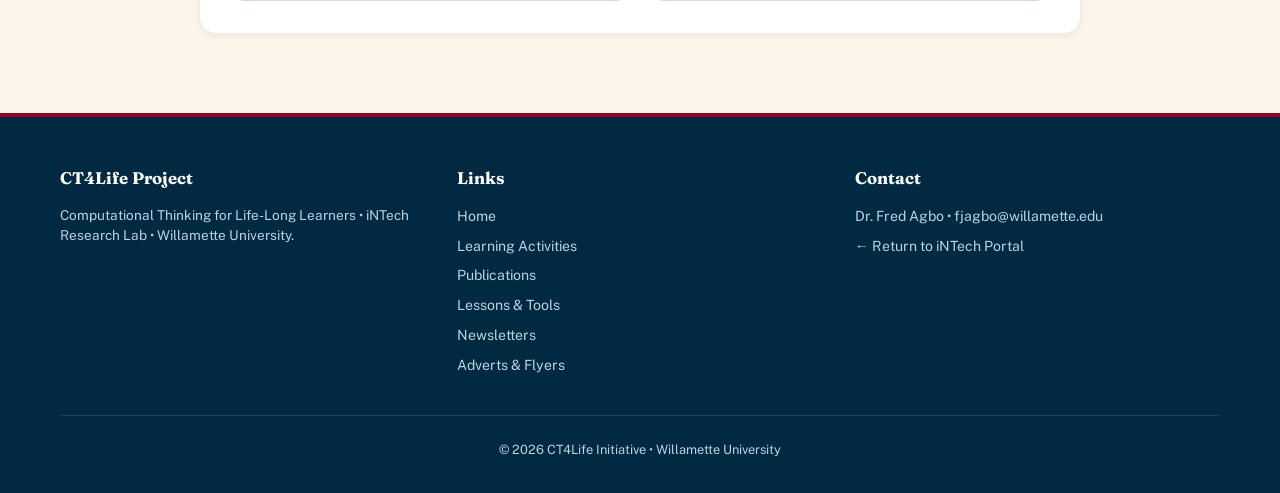
<file: ct4life/adverts.html>
<!DOCTYPE html>
<html lang="en">
<head>
  <meta charset="UTF-8" />
  <meta name="viewport" content="width=device-width, initial-scale=1.0" />
  <title>Adverts &amp; Workshop Flyer — CT4Life | Willamette University</title>
  <meta name="description" content="CT4Life Workshop Series flyer, promotional adverts, and registration information for older adults in Salem, Oregon." />

  <!-- Fonts & Icons -->
  <link rel="preconnect" href="https://fonts.googleapis.com">
  <link rel="preconnect" href="https://fonts.gstatic.com" crossorigin>
  <link href="https://fonts.googleapis.com/css2?family=Fraunces:opsz,wght@9..144,500;9..144,600;9..144,700;9..144,900&family=Public+Sans:wght@400;500;600;700;800&display=swap" rel="stylesheet">
  <link rel="stylesheet" href="https://cdnjs.cloudflare.com/ajax/libs/font-awesome/6.5.1/css/all.min.css" />

  <!-- Theme CSS -->
  <link rel="stylesheet" href="./assets/css/ct4life-theme.css" />

  <!-- Dedicated Flyer-in-page Styles (Preserving Exact Flyer Spec + Print Perfection) -->
  <style>
    .adverts-wrapper {
      padding: 2.5rem 1rem 4rem;
      display: flex;
      flex-direction: column;
      align-items: center;
    }

    .flyer-card-container {
      width: 100%;
      max-width: 880px;
      background: var(--cream);
      position: relative;
      overflow: hidden;
      border-radius: 12px;
      box-shadow: 0 30px 60px rgba(0,20,30,0.18);
      border: 1px solid rgba(0, 59, 92, 0.1);
      margin: 1.5rem auto 3rem;
    }

    /* Hero */
    .fl-hero {
      background: linear-gradient(180deg, var(--midnight) 0%, var(--midnight-deep) 100%);
      color: var(--cream);
      padding: 44px 48px 34px;
      text-align: center;
    }
    .fl-eyebrow {
      display: inline-flex;
      align-items: center;
      gap: 8px;
      font-size: 14px;
      letter-spacing: .14em;
      text-transform: uppercase;
      font-weight: 700;
      color: var(--field);
      background: rgba(241,156,73,0.14);
      border: 1px solid rgba(241,156,73,0.4);
      padding: 8px 18px;
      border-radius: 999px;
      margin-bottom: 20px;
    }
    .fl-hero h1 {
      font-family: 'Fraunces', serif;
      font-weight: 900;
      font-size: clamp(30px, 5.2vw, 46px);
      line-height: 1.08;
      margin: 0 0 8px;
      letter-spacing: -0.01em;
      color: #ffffff;
    }
    .fl-hero h1 .no-code {
      display: block;
      font-size: .56em;
      color: var(--wave);
      margin-top: 6px;
    }
    .fl-subhead {
      font-size: 17px;
      line-height: 1.5;
      max-width: 560px;
      margin: 14px auto 0;
      color: #DCEAF1;
      font-weight: 500;
    }
    .fl-hero-art { margin: 20px auto 0; max-width: 320px; }

    /* Intro band */
    .fl-intro {
      background: var(--paper);
      padding: 26px 48px;
      border-bottom: 3px dashed rgba(0,59,92,0.15);
    }
    .fl-intro p {
      font-size: 16.5px;
      line-height: 1.55;
      margin: 0;
      text-align: center;
      max-width: 660px;
      margin: 0 auto;
      color: var(--ink);
    }
    .fl-intro b { color: var(--brick); }

    /* Why participate */
    .fl-why { padding: 30px 48px 24px; background: var(--cream); }
    .fl-section-title {
      font-family: 'Fraunces', serif;
      font-weight: 700;
      font-size: 25px;
      color: var(--midnight);
      text-align: center;
      margin: 0 0 4px;
    }
    .fl-section-kicker {
      text-align: center;
      font-size: 13px;
      font-weight: 700;
      letter-spacing: .12em;
      text-transform: uppercase;
      color: var(--brick);
      margin-bottom: 8px;
    }
    .fl-cards {
      display: grid;
      grid-template-columns: 1fr 1fr;
      gap: 16px;
      margin-top: 18px;
    }
    .fl-card {
      background: var(--paper);
      border-radius: 14px;
      padding: 18px 18px;
      box-shadow: 0 6px 18px rgba(0,59,92,0.08);
      border-top: 5px solid var(--field);
    }
    .fl-card:nth-child(2) { border-top-color: var(--wave); }
    .fl-card:nth-child(3) { border-top-color: var(--brick); }
    .fl-card:nth-child(4) { border-top-color: var(--midnight); }
    .fl-card .fl-icon { width: 42px; height: 42px; margin-bottom: 10px; }
    .fl-card h3 {
      font-family: 'Fraunces', serif;
      font-size: 18px;
      margin: 0 0 6px;
      color: var(--midnight);
    }
    .fl-card p { margin: 0; font-size: 14.5px; line-height: 1.45; color: #33454E; }

    /* Details */
    .fl-details { background: var(--midnight); padding: 30px 48px; color: var(--cream); }
    .fl-details .fl-section-title { color: var(--cream); }
    .fl-details .fl-section-kicker { color: var(--field); }
    .fl-detail-grid {
      display: grid;
      grid-template-columns: 1fr 1fr;
      gap: 14px;
      margin-top: 18px;
    }
    .fl-detail {
      background: rgba(255,255,255,0.06);
      border: 1px solid rgba(255,255,255,0.14);
      border-radius: 12px;
      padding: 15px 16px;
      display: flex;
      gap: 12px;
      align-items: flex-start;
    }
    .fl-detail .fl-icon { width: 32px; height: 32px; flex: 0 0 auto; margin-top: 2px; }
    .fl-detail h4 {
      margin: 0 0 3px;
      font-size: 12.5px;
      text-transform: uppercase;
      letter-spacing: .09em;
      color: var(--wave);
      font-weight: 700;
    }
    .fl-detail p { margin: 0; font-size: 14.5px; line-height: 1.4; font-weight: 500; }
    .fl-detail p b { color: var(--field); }

    /* Eligibility */
    .fl-eligibility { background: var(--paper); padding: 28px 48px; }
    .fl-checklist {
      max-width: 680px;
      margin: 18px auto 0;
      display: flex;
      flex-direction: column;
      gap: 10px;
    }
    .fl-check {
      display: flex;
      align-items: center;
      gap: 14px;
      background: var(--cream);
      border-radius: 10px;
      padding: 12px 18px;
      font-size: 15px;
      font-weight: 600;
      color: var(--midnight);
    }
    .fl-check .fl-icon { width: 24px; height: 24px; flex: 0 0 auto; }

    /* CTA */
    .fl-cta {
      background: var(--brick);
      color: #FCEEE9;
      padding: 32px 48px 36px;
      text-align: center;
    }
    .fl-cta .fl-section-title { color: #FFFFFF; }
    .fl-cta .fl-section-kicker { color: var(--field); }
    .fl-cta p.lead {
      font-size: 16px;
      max-width: 560px;
      margin: 10px auto 18px;
      line-height: 1.5;
      color: #FCEEE9;
    }
    .fl-contact-box {
      background: rgba(255,255,255,0.1);
      border: 2px dashed rgba(255,255,255,0.5);
      border-radius: 12px;
      padding: 16px 22px;
      max-width: 480px;
      margin: 0 auto;
    }
    .fl-contact-box .fl-contact-title {
      font-weight: 800;
      font-size: 14px;
      text-transform: uppercase;
      letter-spacing: .08em;
      margin-bottom: 6px;
      color: #FFFFFF;
    }
    .fl-contact-box .placeholder {
      font-size: 15.5px;
      font-style: normal;
      color: #FFFFFF;
      font-weight: 600;
    }
    .fl-contact-box a {
      color: var(--field);
      text-decoration: underline;
    }

    .fl-footer {
      background: var(--midnight-deep);
      color: #B9D3E1;
      text-align: center;
      font-size: 12.5px;
      padding: 13px;
      letter-spacing: .03em;
    }

    @media (max-width:600px) {
      .fl-hero, .fl-intro, .fl-why, .fl-details, .fl-eligibility, .fl-cta { padding-left: 20px; padding-right: 20px; }
      .fl-cards, .fl-detail-grid { grid-template-columns: 1fr; }
    }

    /* Print styling: Letter page */
    @page { size: Letter; margin: 0; }
    @media print {
      body * { visibility: hidden; }
      .ct-header, .page-header-banner, .action-bar-top, .promo-grid-section, .ct-footer { display: none !important; }
      .flyer-card-container, .flyer-card-container * { visibility: visible; }
      .flyer-card-container {
        position: absolute;
        left: 0;
        top: 0;
        width: 8.5in !important;
        max-width: 8.5in !important;
        box-shadow: none !important;
        border-radius: 0 !important;
        margin: 0 !important;
      }
      .fl-hero { padding: .18in .45in .14in !important; }
      .fl-eyebrow { margin-bottom: .08in !important; padding: 4px 14px !important; font-size: 10px !important; }
      .fl-hero h1 { font-size: 26px !important; margin-bottom: .04in !important; }
      .fl-subhead { font-size: 12.5px !important; margin-top: .06in !important; line-height: 1.4 !important; }
      .fl-hero-art { max-width: 165px !important; margin-top: .05in !important; }
      .fl-intro { padding: .1in .5in !important; }
      .fl-intro p { font-size: 12px !important; line-height: 1.4 !important; }
      .fl-why { padding: .12in .5in .08in !important; }
      .fl-section-title { font-size: 17px !important; margin-bottom: 2px !important; }
      .fl-section-kicker { font-size: 9.5px !important; margin-bottom: .03in !important; }
      .fl-cards { gap: .08in !important; margin-top: .08in !important; }
      .fl-card { padding: .09in .12in !important; border-radius: 8px !important; }
      .fl-card .fl-icon { width: 24px !important; height: 24px !important; margin-bottom: .03in !important; }
      .fl-card h3 { font-size: 12.5px !important; margin-bottom: 2px !important; }
      .fl-card p { font-size: 10.5px !important; line-height: 1.25 !important; }
      .fl-details { padding: .12in .5in !important; }
      .fl-detail-grid { gap: .07in !important; margin-top: .08in !important; }
      .fl-detail { padding: .08in .1in !important; border-radius: 8px !important; gap: .07in !important; }
      .fl-detail .fl-icon { width: 20px !important; height: 20px !important; }
      .fl-detail h4 { font-size: 9px !important; margin-bottom: 1px !important; }
      .fl-detail p { font-size: 10.5px !important; line-height: 1.25 !important; }
      .fl-eligibility { padding: .1in .5in !important; }
      .fl-checklist { gap: .05in !important; margin-top: .07in !important; }
      .fl-check { padding: .06in .14in !important; font-size: 11px !important; gap: .07in !important; border-radius: 7px !important; }
      .fl-check .fl-icon { width: 16px !important; height: 16px !important; }
      .fl-cta { padding: .12in .5in .14in !important; }
      .fl-cta p.lead { font-size: 11.5px !important; margin: .04in auto .08in !important; }
      .fl-contact-box { padding: .08in .16in !important; border-radius: 8px !important; }
      .fl-footer { padding: .06in !important; font-size: 9px !important; }
    }
  </style>
</head>
<body>

  <!-- ================= TOP HEADER NAVIGATION ================= -->
  <header class="ct-header">
    <div class="ct-nav-container">
      <a href="./index.html" class="ct-logo-badge">
        <div class="ct-logo-icon">CT</div>
        <div class="ct-logo-text">
          <h1>CT4Life</h1>
          <span>Lifelong Learning &bull; Willamette</span>
        </div>
      </a>

      <button class="ct-mobile-toggle" id="ctMenuBtn" aria-label="Toggle navigation">
        <i class="fa-solid fa-bars"></i>
      </button>

      <ul class="ct-nav-links" id="ctNavLinks">
        <li><a href="../index.html" class="ct-btn-back"><i class="fa-solid fa-arrow-left"></i> iNTech Lab</a></li>
        <li><a href="./index.html">Home</a></li>
        <li><a href="./activities.html">Learning Activities</a></li>
        <li><a href="./publications.html">Publications</a></li>
        <li><a href="./lessons.html">Lessons &amp; Tools</a></li>
        <li><a href="./newsletters.html">Newsletters</a></li>
        <li><a href="./adverts.html" class="active">Adverts &amp; Flyers</a></li>
      </ul>
    </div>
  </header>

  <!-- ================= ACTION BAR / CONTROLS ================= -->
  <div class="action-bar-top" style="background: #ffffff; border-bottom: 1px solid #e0e0e0; padding: 1rem 1.5rem;">
    <div style="max-width: 880px; margin: 0 auto; display: flex; flex-wrap: wrap; justify-content: space-between; align-items: center; gap: 1rem;">
      <div>
        <span style="font-weight: 800; color: var(--midnight); font-size: 1.1rem; display: block;">
          <i class="fa-solid fa-bullhorn" style="color: var(--brick);"></i> CT4Life Official Workshop Flyer &amp; Adverts
        </span>
        <span style="font-size: 0.82rem; color: #536B78;">Print or download the one-page flyer for community boards, senior centers, or libraries.</span>
      </div>
      <div style="display: flex; gap: 0.75rem;">
        <button onclick="window.print()" style="background: var(--midnight); color: #fff; font-weight: 800; padding: 0.6rem 1.25rem; border-radius: 999px; border: none; cursor: pointer; display: inline-flex; align-items: center; gap: 0.4rem; font-size: 0.85rem; box-shadow: var(--shadow-sm);">
          <i class="fa-solid fa-print"></i> Print / Save PDF
        </button>
        <a href="#signup" style="background: var(--brick); color: #fff; font-weight: 800; padding: 0.6rem 1.25rem; border-radius: 999px; text-decoration: none; display: inline-flex; align-items: center; gap: 0.4rem; font-size: 0.85rem;">
          <i class="fa-solid fa-user-plus"></i> Sign Up
        </a>
      </div>
    </div>
  </div>

  <div class="adverts-wrapper">

    <!-- ================= THE FULL RENDERED WORKSHOP FLYER ================= -->
    <div class="flyer-card-container">

      <!-- ============ HERO ============ -->
      <section class="fl-hero">
        <span class="fl-eyebrow">Join Willamette University's CT4Life Workshop Series</span>
        <h1>Shape the Future of Tech<span class="no-code">No Coding Required!</span></h1>
        <p class="fl-subhead">Have you ever felt like modern technology wasn't designed with your generation in mind? You're right — and we need your help to fix it.</p>

        <div class="fl-hero-art">
          <svg viewBox="0 0 420 160" width="100%" xmlns="http://www.w3.org/2000/svg">
            <circle cx="90" cy="70" r="34" fill="none" stroke="#5FCBDA" stroke-width="4"/>
            <circle cx="90" cy="52" r="12" fill="#5FCBDA"/>
            <path d="M70 92 Q90 72 110 92" fill="none" stroke="#5FCBDA" stroke-width="4" stroke-linecap="round"/>
            <circle cx="330" cy="70" r="34" fill="none" stroke="#F19C49" stroke-width="4"/>
            <circle cx="330" cy="52" r="12" fill="#F19C49"/>
            <path d="M310 92 Q330 72 350 92" fill="none" stroke="#F19C49" stroke-width="4" stroke-linecap="round"/>
            <path d="M120 80 Q210 130 300 80" fill="none" stroke="#FBF5EA" stroke-width="3" stroke-dasharray="2 10" stroke-linecap="round" opacity="0.6"/>
            <g transform="translate(190,20)">
              <circle cx="20" cy="24" r="20" fill="none" stroke="#FBF5EA" stroke-width="4"/>
              <path d="M12 32 L28 32 M14 38 L26 38" stroke="#FBF5EA" stroke-width="4" stroke-linecap="round"/>
              <path d="M20 4 V0 M6 10 L2 6 M34 10 L38 6" stroke="#F19C49" stroke-width="4" stroke-linecap="round"/>
            </g>
          </svg>
        </div>
      </section>

      <!-- ============ INTRO ============ -->
      <section class="fl-intro">
        <p>The <b>CT4Life</b> (Computational Thinking for Life-Long Learners) project invites local Salem seniors to collaborate directly with Willamette University tech students. Together, we will co-design everyday technology solutions, tools, and problem-solving strategies tailored to real life. Your wisdom and lived experience are the most important tools in the room.</p>
      </section>

      <!-- ============ WHY PARTICIPATE ============ -->
      <section class="fl-why">
        <div class="fl-section-kicker">The Benefits</div>
        <h2 class="fl-section-title">Why Participate?</h2>
        <div class="fl-cards">

          <div class="fl-card">
            <svg class="fl-icon" viewBox="0 0 52 52"><circle cx="26" cy="26" r="24" fill="#FDEEDC"/>
              <path d="M18 20c0-6 5-10 8-10s8 4 8 10c3 1 5 4 5 7 0 2-1 4-3 5 0 3-2 5-5 5-1 2-3 3-5 3s-4-1-5-3c-3 0-5-2-5-5-2-1-3-3-3-5 0-3 2-6 5-7z" fill="none" stroke="#F19C49" stroke-width="2.4" stroke-linejoin="round"/>
              <path d="M26 16v20M20 22c2 1 4 1 6 0M32 22c-2 1-4 1-6 0M19 30c2-1 5-1 7 0M33 30c-2-1-5-1-7 0" stroke="#F19C49" stroke-width="2" stroke-linecap="round"/>
            </svg>
            <h3>Keep Your Mind Active</h3>
            <p>Try interactive, brain-stimulating activities that build critical thinking and everyday problem-solving skills.</p>
          </div>

          <div class="fl-card">
            <svg class="fl-icon" viewBox="0 0 52 52"><circle cx="26" cy="26" r="24" fill="#E4F6F8"/>
              <path d="M10 26l7-7h6l3 3-8 8-8-4z" fill="none" stroke="#5FCBDA" stroke-width="2.4" stroke-linejoin="round"/>
              <path d="M42 26l-7-7h-6l-3 3 8 8 8-4z" fill="none" stroke="#5FCBDA" stroke-width="2.4" stroke-linejoin="round"/>
              <path d="M17 28l5 5 2-2M35 28l-5 5-2-2" fill="none" stroke="#5FCBDA" stroke-width="2.4" stroke-linecap="round" stroke-linejoin="round"/>
            </svg>
            <h3>Partner with Students</h3>
            <p>Work in small, friendly groups alongside energetic undergraduate tech guides eager to listen and learn from you.</p>
          </div>

          <div class="fl-card">
            <svg class="fl-icon" viewBox="0 0 52 52"><circle cx="26" cy="26" r="24" fill="#F7E3E6"/>
              <circle cx="19" cy="21" r="5" fill="none" stroke="#9C0221" stroke-width="2.4"/>
              <circle cx="33" cy="21" r="5" fill="none" stroke="#9C0221" stroke-width="2.4"/>
              <path d="M10 38c1-6 5-9 9-9s8 3 9 9M24 38c1-6 5-9 9-9s8 3 9 9" fill="none" stroke="#9C0221" stroke-width="2.4" stroke-linecap="round"/>
            </svg>
            <h3>Connect with Community</h3>
            <p>Meet fellow Salem neighbors who share your curiosity and passion for lifelong learning.</p>
          </div>

          <div class="fl-card">
            <svg class="fl-icon" viewBox="0 0 52 52"><circle cx="26" cy="26" r="24" fill="#DDE9EE"/>
              <rect x="12" y="18" width="28" height="18" rx="3" fill="none" stroke="#003B5C" stroke-width="2.4"/>
              <path d="M12 24h28" stroke="#003B5C" stroke-width="2.4"/>
              <circle cx="20" cy="30" r="2.4" fill="#003B5C"/>
              <path d="M28 30h6" stroke="#003B5C" stroke-width="2.4" stroke-linecap="round"/>
            </svg>
            <h3>Enjoy Great Perks</h3>
            <p>Free food and drinks, a <b style="color:#9C0221">$10 gift card</b> per workshop, and free bus transportation if you need a ride!</p>
          </div>

        </div>
      </section>

      <!-- ============ DETAILS ============ -->
      <section class="fl-details">
        <div class="fl-section-kicker">Mark Your Calendar</div>
        <h2 class="fl-section-title">Workshop Details</h2>

        <div class="fl-detail-grid">
          <div class="fl-detail">
            <svg class="fl-icon" viewBox="0 0 38 38"><rect x="6" y="9" width="26" height="22" rx="3" fill="none" stroke="#F19C49" stroke-width="2.4"/><path d="M6 15h26M12 6v6M26 6v6" stroke="#F19C49" stroke-width="2.4" stroke-linecap="round"/></svg>
            <div><h4>Two Sessions</h4><p><b>Wed, Sept 30</b> &amp; <b>Mon, Nov 16</b>, 10:20–11:50 AM</p></div>
          </div>
          <div class="fl-detail">
            <svg class="fl-icon" viewBox="0 0 38 38"><path d="M19 4c-7 0-12 5-12 12 0 9 12 18 12 18s12-9 12-18c0-7-5-12-12-12z" fill="none" stroke="#F19C49" stroke-width="2.4" stroke-linejoin="round"/><circle cx="19" cy="16" r="4.5" fill="none" stroke="#F19C49" stroke-width="2.4"/></svg>
            <div><h4>Location</h4><p>Willamette University <b>Lecture Hall</b></p></div>
          </div>
          <div class="fl-detail">
            <svg class="fl-icon" viewBox="0 0 38 38"><rect x="9" y="12" width="20" height="18" rx="4" fill="none" stroke="#F19C49" stroke-width="2.4"/><path d="M14 12v-2a5 5 0 0110 0v2" fill="none" stroke="#F19C49" stroke-width="2.4"/></svg>
            <div><h4>What to Bring</h4><p><b>Nothing!</b> Just your curiosity and enthusiasm.</p></div>
          </div>
          <div class="fl-detail">
            <svg class="fl-icon" viewBox="0 0 38 38"><rect x="5" y="16" width="24" height="10" rx="3" fill="none" stroke="#F19C49" stroke-width="2.4"/><circle cx="11" cy="29" r="3" fill="none" stroke="#F19C49" stroke-width="2.4"/><circle cx="25" cy="29" r="3" fill="none" stroke="#F19C49" stroke-width="2.4"/><path d="M29 20h4l1 6h-5" fill="none" stroke="#F19C49" stroke-width="2.4" stroke-linejoin="round"/></svg>
            <div><h4>Getting Here</h4><p>Free <b>bus transportation</b> available on request.</p></div>
          </div>
        </div>
      </section>

      <!-- ============ ELIGIBILITY ============ -->
      <section class="fl-eligibility">
        <div class="fl-section-kicker">Is This For You?</div>
        <h2 class="fl-section-title">Who Can Join</h2>
        <div class="fl-checklist">
          <div class="fl-check">
            <svg class="fl-icon" viewBox="0 0 30 30"><circle cx="15" cy="15" r="14" fill="#DDE9EE"/><path d="M9 15l4 4 8-8" fill="none" stroke="#003B5C" stroke-width="2.6" stroke-linecap="round" stroke-linejoin="round"/></svg>
            Adults aged 70 years or older (or 60+), living in the Salem area
          </div>
          <div class="fl-check">
            <svg class="fl-icon" viewBox="0 0 30 30"><circle cx="15" cy="15" r="14" fill="#DDE9EE"/><path d="M9 15l4 4 8-8" fill="none" stroke="#003B5C" stroke-width="2.6" stroke-linecap="round" stroke-linejoin="round"/></svg>
            Able to give consent and complete short conversational questionnaires
          </div>
          <div class="fl-check">
            <svg class="fl-icon" viewBox="0 0 30 30"><circle cx="15" cy="15" r="14" fill="#DDE9EE"/><path d="M9 15l4 4 8-8" fill="none" stroke="#003B5C" stroke-width="2.6" stroke-linecap="round" stroke-linejoin="round"/></svg>
            Willing to attend both 90-minute sessions and share feedback
          </div>
        </div>
      </section>

      <!-- ============ CTA ============ -->
      <section class="fl-cta" id="signup">
        <div class="fl-section-kicker">Space Is Limited</div>
        <h2 class="fl-section-title">Ready to Sign Up?</h2>
        <p class="lead">No prior technical experience or computer skills required — just bring your wisdom and curiosity.</p>
        <div class="fl-contact-box">
          <div class="fl-contact-title">Reserve Your Spot</div>
          <div class="placeholder">
            Contact: <strong>Dr. Fred Agbo</strong><br/>
            Email: <a href="mailto:fjagbo@willamette.edu?subject=CT4Life%20Workshop%20Reservation">fjagbo@willamette.edu</a><br/>
            Location: Ford Hall 209, Willamette University, Salem, OR
          </div>
        </div>
      </section>

      <div class="fl-footer">CT4Life Project — Computational Thinking for Life-Long Learners &bull; Willamette University</div>

    </div>

    <!-- ================= PROMOTIONAL ASSETS / IMAGE ADVERTS ================= -->
    <div class="promo-grid-section" style="max-width: 880px; width: 100%; margin: 1rem auto;">
      <div style="background: #ffffff; border-radius: 16px; padding: 2rem; box-shadow: var(--shadow-sm); border-top: 4px solid var(--field);">
        <h3 class="font-fraunces" style="font-size: 1.5rem; color: var(--midnight); margin-bottom: 0.5rem;">
          <i class="fa-solid fa-images" style="color: var(--field);"></i> Digital Promotional Banners
        </h3>
        <p style="font-size: 0.95rem; color: #536B78; margin-bottom: 1.5rem;">
          Graphics and banners for social media, community announcements, and bulletin boards:
        </p>
        
        <div style="display: grid; grid-template-columns: repeat(auto-fit, minmax(280px, 1fr)); gap: 1.5rem;">
          
          <div style="background: var(--cream); border-radius: 12px; padding: 1.25rem; text-align: center; border: 1px solid #e0d8c8;">
            <img src="./assets/images/ct4life.webp" alt="CT4Life Banner" style="max-width: 100%; height: auto; border-radius: 8px; box-shadow: 0 4px 10px rgba(0,0,0,0.1); margin-bottom: 1rem;" onerror="this.style.display='none'" />
            <strong style="color: var(--midnight); display: block; font-size: 0.95rem;">Official Project Banner (WebP)</strong>
            <span style="font-size: 0.8rem; color: #666;">Optimized for web &amp; digital newsletters</span>
          </div>

          <div style="background: var(--cream); border-radius: 12px; padding: 1.25rem; text-align: center; border: 1px solid #e0d8c8;">
            <img src="./assets/images/ct4life_advert.webp" alt="CT4Life Advert Poster" style="max-width: 100%; height: auto; border-radius: 8px; box-shadow: 0 4px 10px rgba(0,0,0,0.1); margin-bottom: 1rem;" onerror="this.style.display='none'" />
            <strong style="color: var(--midnight); display: block; font-size: 0.95rem;">Workshop Recruitment Advert</strong>
            <span style="font-size: 0.8rem; color: #666;">High resolution community poster</span>
          </div>

        </div>
      </div>
    </div>

  </div>

  <!-- Footer -->
  <footer class="ct-footer">
    <div class="ct-footer-inner">
      <div>
        <h4 class="font-fraunces">CT4Life Project</h4>
        <p style="font-size: 0.85rem; line-height: 1.5; color: #b9d3e1;">
          Computational Thinking for Life-Long Learners &bull; iNTech Research Lab &bull; Willamette University.
        </p>
      </div>
      <div>
        <h4>Links</h4>
        <ul>
          <li><a href="./index.html">Home</a></li>
          <li><a href="./activities.html">Learning Activities</a></li>
          <li><a href="./publications.html">Publications</a></li>
          <li><a href="./lessons.html">Lessons &amp; Tools</a></li>
          <li><a href="./newsletters.html">Newsletters</a></li>
          <li><a href="./adverts.html">Adverts &amp; Flyers</a></li>
        </ul>
      </div>
      <div>
        <h4>Contact</h4>
        <ul>
          <li>Dr. Fred Agbo &bull; <a href="mailto:fjagbo@willamette.edu">fjagbo@willamette.edu</a></li>
          <li><a href="../index.html">&larr; Return to iNTech Portal</a></li>
        </ul>
      </div>
    </div>
    <div class="ct-footer-bottom">
      &copy; 2026 CT4Life Initiative &bull; Willamette University
    </div>
  </footer>

  <script>
    const btn = document.getElementById('ctMenuBtn');
    const nav = document.getElementById('ctNavLinks');
    btn.addEventListener('click', () => nav.classList.toggle('open'));
  </script>
</body>
</html>
</file>
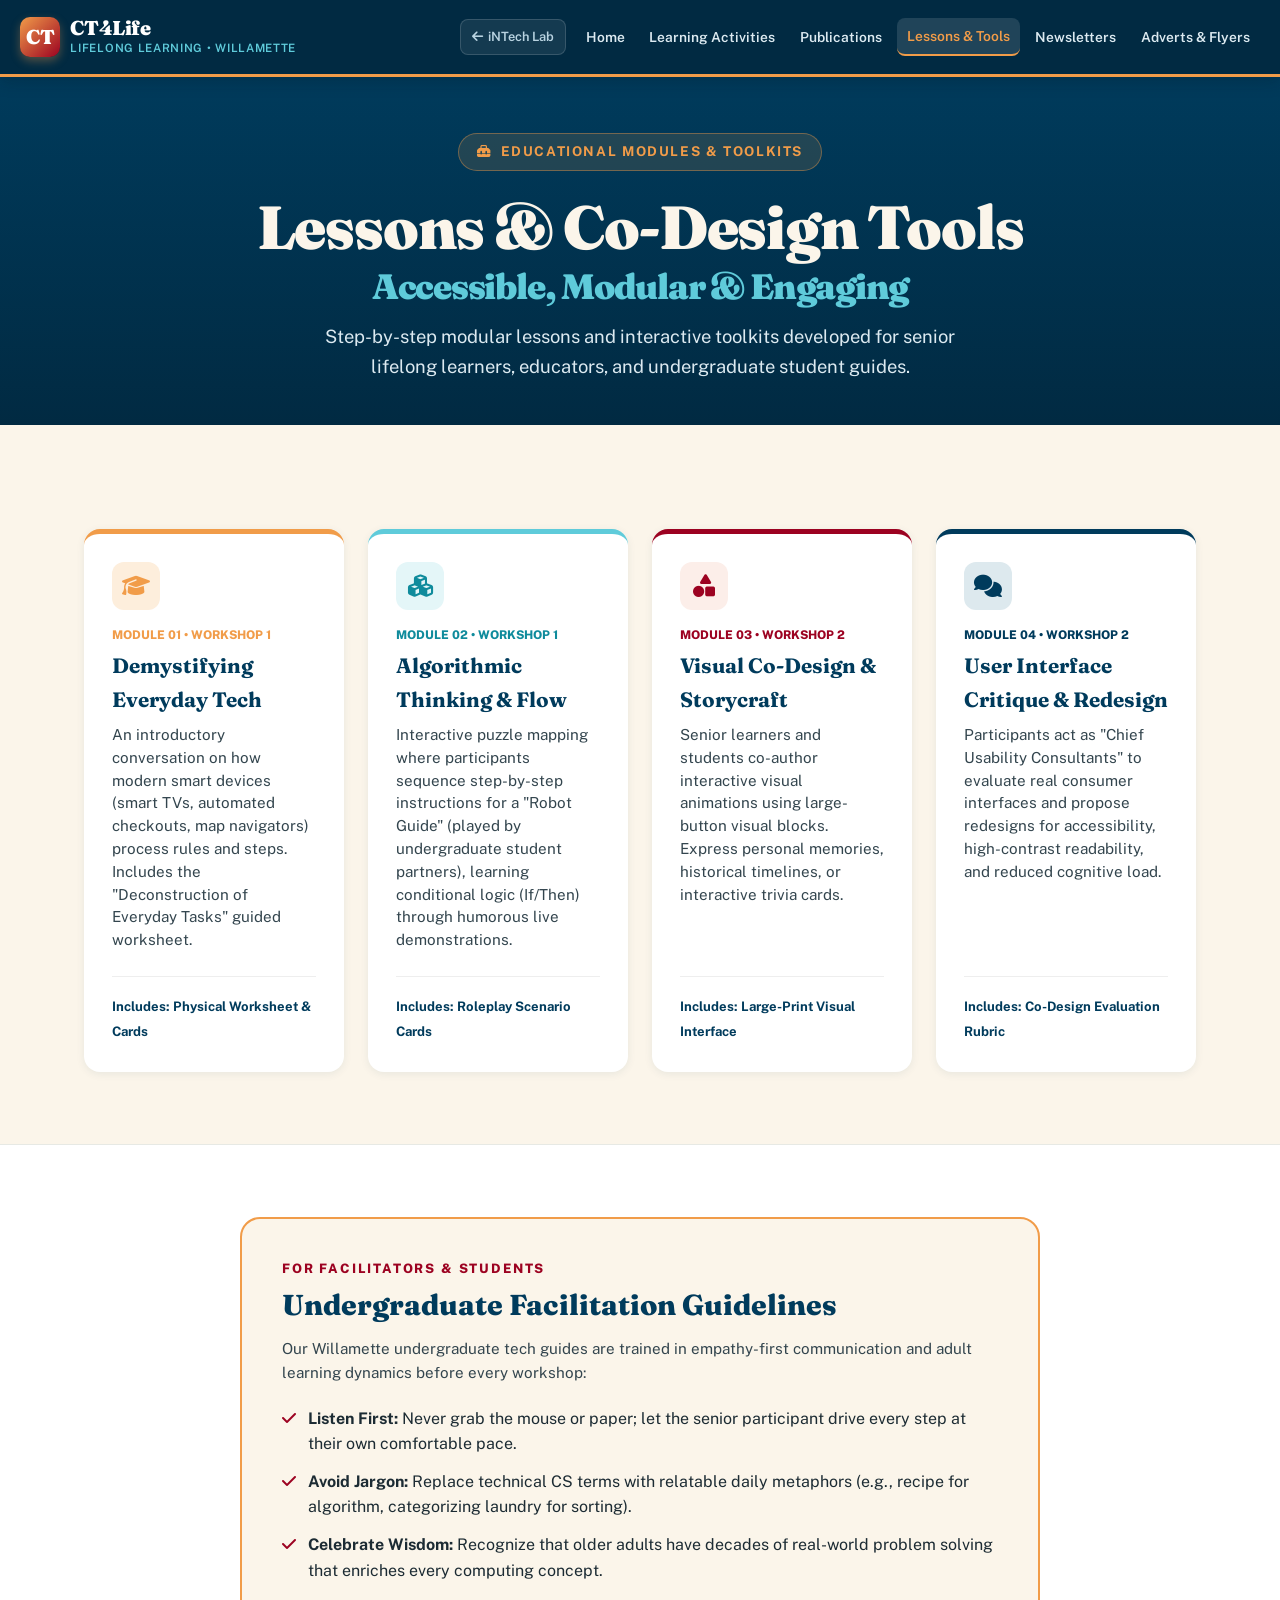
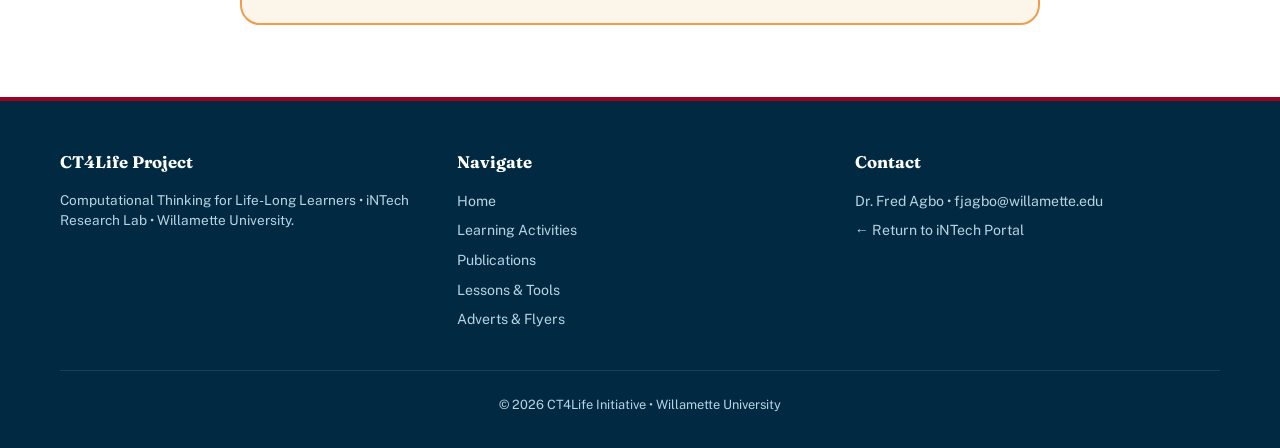
<file: ct4life/lessons.html>
<!DOCTYPE html>
<html lang="en">
<head>
  <meta charset="UTF-8" />
  <meta name="viewport" content="width=device-width, initial-scale=1.0" />
  <title>Lessons &amp; Tools — CT4Life | Willamette University</title>
  <meta name="description" content="Curricular modules, co-design toolkits, and accessible problem-solving tools designed for lifelong learners and senior computing workshops." />

  <!-- Fonts & Icons -->
  <link rel="preconnect" href="https://fonts.googleapis.com">
  <link rel="preconnect" href="https://fonts.gstatic.com" crossorigin>
  <link href="https://fonts.googleapis.com/css2?family=Fraunces:opsz,wght@9..144,500;9..144,600;9..144,700;9..144,900&family=Public+Sans:wght@400;500;600;700;800&display=swap" rel="stylesheet">
  <link rel="stylesheet" href="https://cdnjs.cloudflare.com/ajax/libs/font-awesome/6.5.1/css/all.min.css" />
  <link rel="stylesheet" href="./assets/css/ct4life-theme.css" />
</head>
<body>

  <!-- Header -->
  <header class="ct-header">
    <div class="ct-nav-container">
      <a href="./index.html" class="ct-logo-badge">
        <div class="ct-logo-icon">CT</div>
        <div class="ct-logo-text">
          <h1>CT4Life</h1>
          <span>Lifelong Learning &bull; Willamette</span>
        </div>
      </a>

      <button class="ct-mobile-toggle" id="ctMenuBtn" aria-label="Toggle navigation">
        <i class="fa-solid fa-bars"></i>
      </button>

      <ul class="ct-nav-links" id="ctNavLinks">
        <li><a href="../index.html" class="ct-btn-back"><i class="fa-solid fa-arrow-left"></i> iNTech Lab</a></li>
        <li><a href="./index.html">Home</a></li>
        <li><a href="./activities.html">Learning Activities</a></li>
        <li><a href="./publications.html">Publications</a></li>
        <li><a href="./lessons.html" class="active">Lessons &amp; Tools</a></li>
        <li><a href="./newsletters.html">Newsletters</a></li>
        <li><a href="./adverts.html">Adverts &amp; Flyers</a></li>
      </ul>
    </div>
  </header>

  <!-- Hero -->
  <section class="ct-hero-banner" style="padding: 3.5rem 1.5rem 2.75rem;">
    <div class="ct-container">
      <div class="ct-eyebrow">
        <i class="fa-solid fa-toolbox"></i> Educational Modules &amp; Toolkits
      </div>
      <h1 class="ct-hero-title">
        Lessons &amp; Co-Design Tools
        <span class="highlight">Accessible, Modular &amp; Engaging</span>
      </h1>
      <p class="ct-hero-subhead">
        Step-by-step modular lessons and interactive toolkits developed for senior lifelong learners, educators, and undergraduate student guides.
      </p>
    </div>
  </section>

  <!-- Lessons & Toolkits Grid -->
  <section class="ct-section">
    <div class="ct-container">
      
      <div class="ct-cards-grid">
        
        <!-- Lesson 1 -->
        <div class="ct-card border-field">
          <div>
            <div class="ct-card-icon" style="background: var(--field-light); color: var(--field);">
              <i class="fa-solid fa-graduation-cap"></i>
            </div>
            <div style="font-size: 0.75rem; font-weight: 800; color: var(--field); text-transform: uppercase; margin-bottom: 0.25rem;">
              Module 01 &bull; Workshop 1
            </div>
            <h3>Demystifying Everyday Tech</h3>
            <p>
              An introductory conversation on how modern smart devices (smart TVs, automated checkouts, map navigators) process rules and steps. Includes the "Deconstruction of Everyday Tasks" guided worksheet.
            </p>
          </div>
          <div style="margin-top: 1.5rem; padding-top: 1rem; border-top: 1px solid #eee;">
            <span style="font-size: 0.82rem; font-weight: 700; color: var(--midnight);">Includes: Physical Worksheet &amp; Cards</span>
          </div>
        </div>

        <!-- Lesson 2 -->
        <div class="ct-card border-wave">
          <div>
            <div class="ct-card-icon" style="background: var(--wave-light); color: #0f8b9c;">
              <i class="fa-solid fa-cubes"></i>
            </div>
            <div style="font-size: 0.75rem; font-weight: 800; color: #0f8b9c; text-transform: uppercase; margin-bottom: 0.25rem;">
              Module 02 &bull; Workshop 1
            </div>
            <h3>Algorithmic Thinking &amp; Flow</h3>
            <p>
              Interactive puzzle mapping where participants sequence step-by-step instructions for a "Robot Guide" (played by undergraduate student partners), learning conditional logic (If/Then) through humorous live demonstrations.
            </p>
          </div>
          <div style="margin-top: 1.5rem; padding-top: 1rem; border-top: 1px solid #eee;">
            <span style="font-size: 0.82rem; font-weight: 700; color: var(--midnight);">Includes: Roleplay Scenario Cards</span>
          </div>
        </div>

        <!-- Lesson 3 -->
        <div class="ct-card border-brick">
          <div>
            <div class="ct-card-icon" style="background: #fceee9; color: var(--brick);">
              <i class="fa-solid fa-shapes"></i>
            </div>
            <div style="font-size: 0.75rem; font-weight: 800; color: var(--brick); text-transform: uppercase; margin-bottom: 0.25rem;">
              Module 03 &bull; Workshop 2
            </div>
            <h3>Visual Co-Design &amp; Storycraft</h3>
            <p>
              Senior learners and students co-author interactive visual animations using large-button visual blocks. Express personal memories, historical timelines, or interactive trivia cards.
            </p>
          </div>
          <div style="margin-top: 1.5rem; padding-top: 1rem; border-top: 1px solid #eee;">
            <span style="font-size: 0.82rem; font-weight: 700; color: var(--midnight);">Includes: Large-Print Visual Interface</span>
          </div>
        </div>

        <!-- Lesson 4 -->
        <div class="ct-card border-midnight">
          <div>
            <div class="ct-card-icon" style="background: #dde9ee; color: var(--midnight);">
              <i class="fa-solid fa-comments"></i>
            </div>
            <div style="font-size: 0.75rem; font-weight: 800; color: var(--midnight); text-transform: uppercase; margin-bottom: 0.25rem;">
              Module 04 &bull; Workshop 2
            </div>
            <h3>User Interface Critique &amp; Redesign</h3>
            <p>
              Participants act as "Chief Usability Consultants" to evaluate real consumer interfaces and propose redesigns for accessibility, high-contrast readability, and reduced cognitive load.
            </p>
          </div>
          <div style="margin-top: 1.5rem; padding-top: 1rem; border-top: 1px solid #eee;">
            <span style="font-size: 0.82rem; font-weight: 700; color: var(--midnight);">Includes: Co-Design Evaluation Rubric</span>
          </div>
        </div>

      </div>

    </div>
  </section>

  <!-- Andragogy Facilitation Guide Box -->
  <section class="ct-section" style="background: var(--paper); border-top: 1px solid #e7e9e4;">
    <div class="ct-container">
      <div style="max-width: 800px; margin: 0 auto; background: var(--cream); border-radius: 20px; padding: 2.5rem; border: 2px solid var(--field);">
        <div class="ct-section-kicker">For Facilitators &amp; Students</div>
        <h2 class="ct-section-title" style="font-size: 1.8rem;">Undergraduate Facilitation Guidelines</h2>
        <p style="color: #33454E; font-size: 0.95rem; line-height: 1.6; margin-bottom: 1.25rem;">
          Our Willamette undergraduate tech guides are trained in empathy-first communication and adult learning dynamics before every workshop:
        </p>
        <div style="display: flex; flex-direction: column; gap: 0.75rem;">
          <div style="display: flex; gap: 0.75rem; align-items: flex-start;">
            <i class="fa-solid fa-check" style="color: var(--brick); margin-top: 0.25rem;"></i>
            <span><strong>Listen First:</strong> Never grab the mouse or paper; let the senior participant drive every step at their own comfortable pace.</span>
          </div>
          <div style="display: flex; gap: 0.75rem; align-items: flex-start;">
            <i class="fa-solid fa-check" style="color: var(--brick); margin-top: 0.25rem;"></i>
            <span><strong>Avoid Jargon:</strong> Replace technical CS terms with relatable daily metaphors (e.g., recipe for algorithm, categorizing laundry for sorting).</span>
          </div>
          <div style="display: flex; gap: 0.75rem; align-items: flex-start;">
            <i class="fa-solid fa-check" style="color: var(--brick); margin-top: 0.25rem;"></i>
            <span><strong>Celebrate Wisdom:</strong> Recognize that older adults have decades of real-world problem solving that enriches every computing concept.</span>
          </div>
        </div>
      </div>
    </div>
  </section>

  <!-- Footer -->
  <footer class="ct-footer">
    <div class="ct-footer-inner">
      <div>
        <h4 class="font-fraunces">CT4Life Project</h4>
        <p style="font-size: 0.85rem; line-height: 1.5; color: #b9d3e1;">
          Computational Thinking for Life-Long Learners &bull; iNTech Research Lab &bull; Willamette University.
        </p>
      </div>
      <div>
        <h4>Navigate</h4>
        <ul>
          <li><a href="./index.html">Home</a></li>
          <li><a href="./activities.html">Learning Activities</a></li>
          <li><a href="./publications.html">Publications</a></li>
          <li><a href="./lessons.html">Lessons &amp; Tools</a></li>
          <li><a href="./adverts.html">Adverts &amp; Flyers</a></li>
        </ul>
      </div>
      <div>
        <h4>Contact</h4>
        <ul>
          <li>Dr. Fred Agbo &bull; <a href="mailto:fjagbo@willamette.edu">fjagbo@willamette.edu</a></li>
          <li><a href="../index.html">&larr; Return to iNTech Portal</a></li>
        </ul>
      </div>
    </div>
    <div class="ct-footer-bottom">
      &copy; 2026 CT4Life Initiative &bull; Willamette University
    </div>
  </footer>

  <script>
    const btn = document.getElementById('ctMenuBtn');
    const nav = document.getElementById('ctNavLinks');
    btn.addEventListener('click', () => nav.classList.toggle('open'));
  </script>
</body>
</html>
</file>
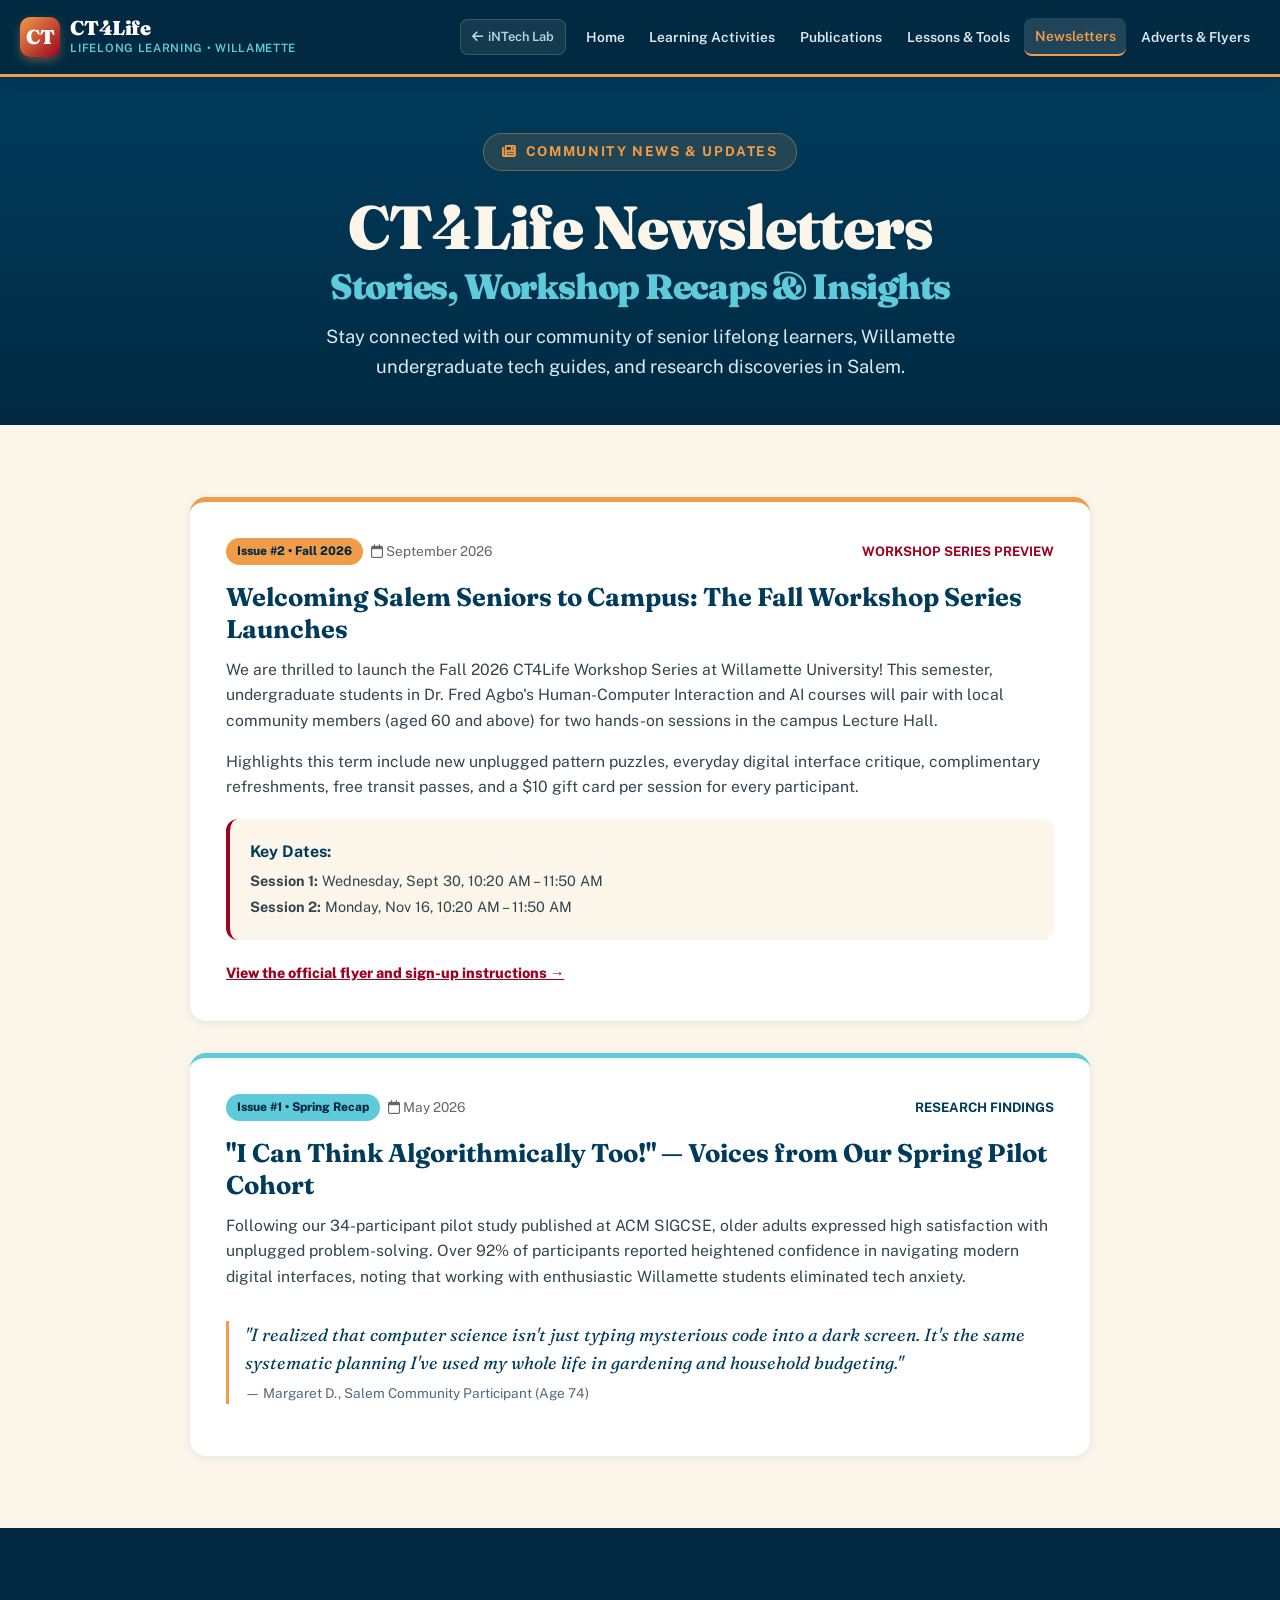
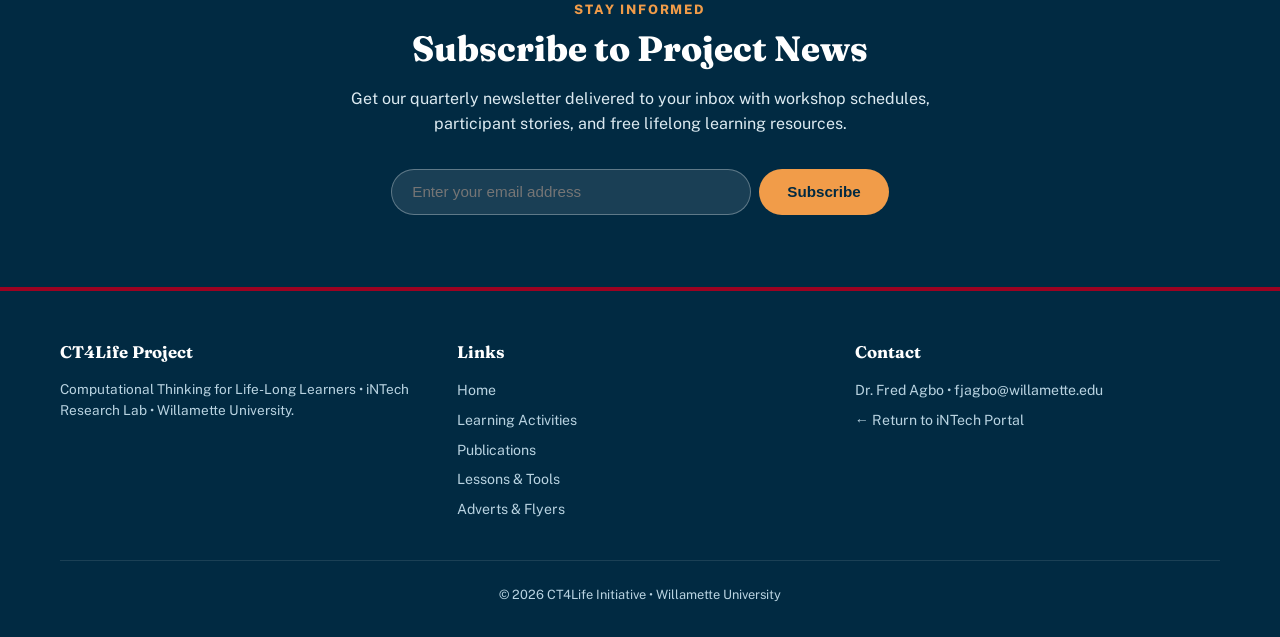
<file: ct4life/newsletters.html>
<!DOCTYPE html>
<html lang="en">
<head>
  <meta charset="UTF-8" />
  <meta name="viewport" content="width=device-width, initial-scale=1.0" />
  <title>Newsletters &amp; Community — CT4Life | Willamette University</title>
  <meta name="description" content="Read community newsletters, participant stories, workshop highlights, and upcoming session schedules for the CT4Life project." />

  <!-- Fonts & Icons -->
  <link rel="preconnect" href="https://fonts.googleapis.com">
  <link rel="preconnect" href="https://fonts.gstatic.com" crossorigin>
  <link href="https://fonts.googleapis.com/css2?family=Fraunces:opsz,wght@9..144,500;9..144,600;9..144,700;9..144,900&family=Public+Sans:wght@400;500;600;700;800&display=swap" rel="stylesheet">
  <link rel="stylesheet" href="https://cdnjs.cloudflare.com/ajax/libs/font-awesome/6.5.1/css/all.min.css" />
  <link rel="stylesheet" href="./assets/css/ct4life-theme.css" />
</head>
<body>

  <!-- Header -->
  <header class="ct-header">
    <div class="ct-nav-container">
      <a href="./index.html" class="ct-logo-badge">
        <div class="ct-logo-icon">CT</div>
        <div class="ct-logo-text">
          <h1>CT4Life</h1>
          <span>Lifelong Learning &bull; Willamette</span>
        </div>
      </a>

      <button class="ct-mobile-toggle" id="ctMenuBtn" aria-label="Toggle navigation">
        <i class="fa-solid fa-bars"></i>
      </button>

      <ul class="ct-nav-links" id="ctNavLinks">
        <li><a href="../index.html" class="ct-btn-back"><i class="fa-solid fa-arrow-left"></i> iNTech Lab</a></li>
        <li><a href="./index.html">Home</a></li>
        <li><a href="./activities.html">Learning Activities</a></li>
        <li><a href="./publications.html">Publications</a></li>
        <li><a href="./lessons.html">Lessons &amp; Tools</a></li>
        <li><a href="./newsletters.html" class="active">Newsletters</a></li>
        <li><a href="./adverts.html">Adverts &amp; Flyers</a></li>
      </ul>
    </div>
  </header>

  <!-- Hero -->
  <section class="ct-hero-banner" style="padding: 3.5rem 1.5rem 2.75rem;">
    <div class="ct-container">
      <div class="ct-eyebrow">
        <i class="fa-solid fa-newspaper"></i> Community News &amp; Updates
      </div>
      <h1 class="ct-hero-title">
        CT4Life Newsletters
        <span class="highlight">Stories, Workshop Recaps &amp; Insights</span>
      </h1>
      <p class="ct-hero-subhead">
        Stay connected with our community of senior lifelong learners, Willamette undergraduate tech guides, and research discoveries in Salem.
      </p>
    </div>
  </section>

  <!-- Newsletters List -->
  <section class="ct-section">
    <div class="ct-container">
      
      <div style="display: flex; flex-direction: column; gap: 2rem; max-width: 900px; margin: 0 auto;">
        
        <!-- Newsletter Issue 2 -->
        <article class="ct-card border-field" style="padding: 2.25rem;">
          <div style="display: flex; justify-content: space-between; align-items: center; margin-bottom: 1rem; flex-wrap: wrap; gap: 0.5rem;">
            <div style="display: flex; gap: 0.5rem; align-items: center;">
              <span style="background: var(--field); color: var(--midnight-deep); font-weight: 800; font-size: 0.75rem; padding: 0.25rem 0.7rem; border-radius: 999px;">
                Issue #2 &bull; Fall 2026
              </span>
              <span style="color: #666; font-size: 0.85rem;"><i class="fa-regular fa-calendar"></i> September 2026</span>
            </div>
            <span style="color: var(--brick); font-weight: 700; font-size: 0.82rem; text-transform: uppercase;">Workshop Series Preview</span>
          </div>

          <h2 style="font-family: 'Fraunces', serif; color: var(--midnight); font-size: 1.6rem; margin-bottom: 0.75rem; line-height: 1.25;">
            Welcoming Salem Seniors to Campus: The Fall Workshop Series Launches
          </h2>

          <p style="color: #33454E; font-size: 0.98rem; line-height: 1.6; margin-bottom: 1rem;">
            We are thrilled to launch the Fall 2026 CT4Life Workshop Series at Willamette University! This semester, undergraduate students in Dr. Fred Agbo's Human-Computer Interaction and AI courses will pair with local community members (aged 60 and above) for two hands-on sessions in the campus Lecture Hall.
          </p>
          <p style="color: #33454E; font-size: 0.98rem; line-height: 1.6; margin-bottom: 1.25rem;">
            Highlights this term include new unplugged pattern puzzles, everyday digital interface critique, complimentary refreshments, free transit passes, and a $10 gift card per session for every participant.
          </p>

          <div style="background: var(--cream); padding: 1.25rem; border-radius: 12px; border-left: 4px solid var(--brick); margin-bottom: 1.25rem;">
            <strong style="color: var(--midnight); display: block; margin-bottom: 0.25rem;">Key Dates:</strong>
            <span style="font-size: 0.9rem; color: #33454E;">
              <strong>Session 1:</strong> Wednesday, Sept 30, 10:20 AM – 11:50 AM<br/>
              <strong>Session 2:</strong> Monday, Nov 16, 10:20 AM – 11:50 AM
            </span>
          </div>

          <div>
            <a href="./adverts.html" style="color: var(--brick); font-weight: 800; font-size: 0.9rem; text-decoration: underline;">
              View the official flyer and sign-up instructions &rarr;
            </a>
          </div>
        </article>

        <!-- Newsletter Issue 1 -->
        <article class="ct-card border-wave" style="padding: 2.25rem;">
          <div style="display: flex; justify-content: space-between; align-items: center; margin-bottom: 1rem; flex-wrap: wrap; gap: 0.5rem;">
            <div style="display: flex; gap: 0.5rem; align-items: center;">
              <span style="background: var(--wave); color: var(--midnight-deep); font-weight: 800; font-size: 0.75rem; padding: 0.25rem 0.7rem; border-radius: 999px;">
                Issue #1 &bull; Spring Recap
              </span>
              <span style="color: #666; font-size: 0.85rem;"><i class="fa-regular fa-calendar"></i> May 2026</span>
            </div>
            <span style="color: var(--midnight); font-weight: 700; font-size: 0.82rem; text-transform: uppercase;">Research Findings</span>
          </div>

          <h2 style="font-family: 'Fraunces', serif; color: var(--midnight); font-size: 1.6rem; margin-bottom: 0.75rem; line-height: 1.25;">
            "I Can Think Algorithmically Too!" — Voices from Our Spring Pilot Cohort
          </h2>

          <p style="color: #33454E; font-size: 0.98rem; line-height: 1.6; margin-bottom: 1rem;">
            Following our 34-participant pilot study published at ACM SIGCSE, older adults expressed high satisfaction with unplugged problem-solving. Over 92% of participants reported heightened confidence in navigating modern digital interfaces, noting that working with enthusiastic Willamette students eliminated tech anxiety.
          </p>

          <blockquote style="font-family: 'Fraunces', serif; font-style: italic; color: var(--midnight); font-size: 1.1rem; border-left: 3px solid var(--field); padding-left: 1rem; margin: 1rem 0;">
            "I realized that computer science isn't just typing mysterious code into a dark screen. It's the same systematic planning I've used my whole life in gardening and household budgeting."
            <footer style="font-family: 'Public Sans', sans-serif; font-style: normal; font-size: 0.85rem; color: #536B78; margin-top: 0.35rem;">
              — Margaret D., Salem Community Participant (Age 74)
            </footer>
          </blockquote>
        </article>

      </div>

    </div>
  </section>

  <!-- Newsletter Signup Form -->
  <section class="ct-section" style="background: var(--midnight-deep); color: #ffffff;">
    <div class="ct-container">
      <div style="max-width: 650px; margin: 0 auto; text-align: center;">
        <div class="ct-section-kicker" style="color: var(--field);">Stay Informed</div>
        <h2 class="ct-section-title" style="color: #ffffff; font-size: 2.2rem;">Subscribe to Project News</h2>
        <p style="color: #dceaf1; margin-bottom: 2rem;">
          Get our quarterly newsletter delivered to your inbox with workshop schedules, participant stories, and free lifelong learning resources.
        </p>

        <form onsubmit="alert('Thank you for your interest! Please email fjagbo@willamette.edu to join our mailing list.'); return false;" style="display: flex; gap: 0.5rem; justify-content: center; flex-wrap: wrap;">
          <input type="email" placeholder="Enter your email address" required style="padding: 0.85rem 1.25rem; border-radius: 999px; border: 1px solid rgba(255,255,255,0.3); background: rgba(255,255,255,0.1); color: #fff; width: 100%; max-width: 360px; font-size: 0.95rem; outline: none;" />
          <button type="submit" style="background: var(--field); color: var(--midnight-deep); font-weight: 800; padding: 0.85rem 1.75rem; border-radius: 999px; border: none; cursor: pointer; font-size: 0.95rem;">
            Subscribe
          </button>
        </form>
      </div>
    </div>
  </section>

  <!-- Footer -->
  <footer class="ct-footer">
    <div class="ct-footer-inner">
      <div>
        <h4 class="font-fraunces">CT4Life Project</h4>
        <p style="font-size: 0.85rem; line-height: 1.5; color: #b9d3e1;">
          Computational Thinking for Life-Long Learners &bull; iNTech Research Lab &bull; Willamette University.
        </p>
      </div>
      <div>
        <h4>Links</h4>
        <ul>
          <li><a href="./index.html">Home</a></li>
          <li><a href="./activities.html">Learning Activities</a></li>
          <li><a href="./publications.html">Publications</a></li>
          <li><a href="./lessons.html">Lessons &amp; Tools</a></li>
          <li><a href="./adverts.html">Adverts &amp; Flyers</a></li>
        </ul>
      </div>
      <div>
        <h4>Contact</h4>
        <ul>
          <li>Dr. Fred Agbo &bull; <a href="mailto:fjagbo@willamette.edu">fjagbo@willamette.edu</a></li>
          <li><a href="../index.html">&larr; Return to iNTech Portal</a></li>
        </ul>
      </div>
    </div>
    <div class="ct-footer-bottom">
      &copy; 2026 CT4Life Initiative &bull; Willamette University
    </div>
  </footer>

  <script>
    const btn = document.getElementById('ctMenuBtn');
    const nav = document.getElementById('ctNavLinks');
    btn.addEventListener('click', () => nav.classList.toggle('open'));
  </script>
</body>
</html>
</file>
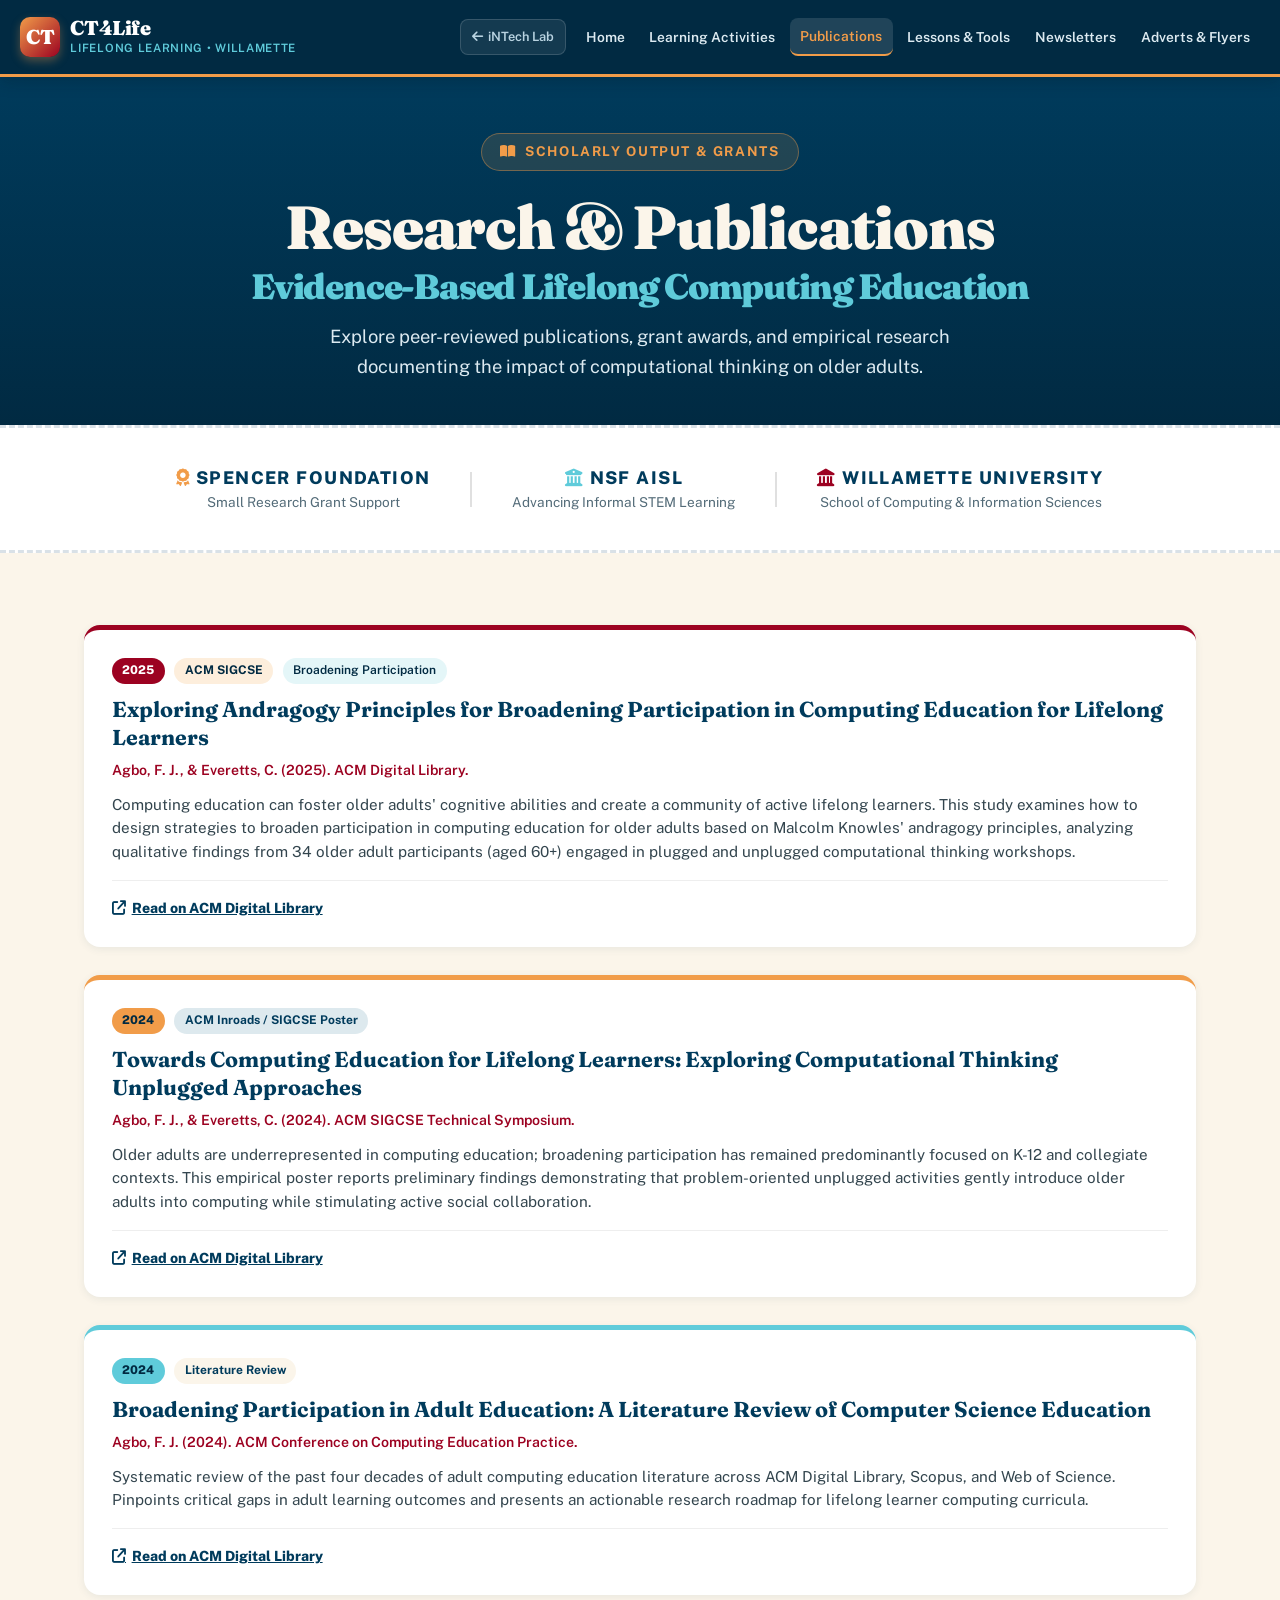
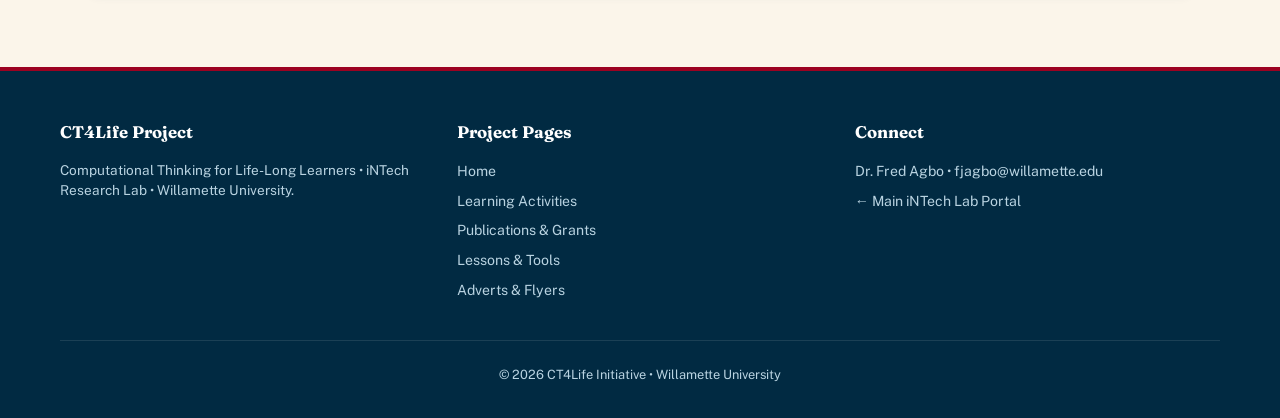
<file: ct4life/publications.html>
<!DOCTYPE html>
<html lang="en">
<head>
  <meta charset="UTF-8" />
  <meta name="viewport" content="width=device-width, initial-scale=1.0" />
  <title>Publications &amp; Grants — CT4Life | Willamette University</title>
  <meta name="description" content="Research publications, peer-reviewed articles, and grant foundations supporting the CT4Life project." />

  <!-- Fonts & Icons -->
  <link rel="preconnect" href="https://fonts.googleapis.com">
  <link rel="preconnect" href="https://fonts.gstatic.com" crossorigin>
  <link href="https://fonts.googleapis.com/css2?family=Fraunces:opsz,wght@9..144,500;9..144,600;9..144,700;9..144,900&family=Public+Sans:wght@400;500;600;700;800&display=swap" rel="stylesheet">
  <link rel="stylesheet" href="https://cdnjs.cloudflare.com/ajax/libs/font-awesome/6.5.1/css/all.min.css" />
  <link rel="stylesheet" href="./assets/css/ct4life-theme.css" />
</head>
<body>

  <!-- Header -->
  <header class="ct-header">
    <div class="ct-nav-container">
      <a href="./index.html" class="ct-logo-badge">
        <div class="ct-logo-icon">CT</div>
        <div class="ct-logo-text">
          <h1>CT4Life</h1>
          <span>Lifelong Learning &bull; Willamette</span>
        </div>
      </a>

      <button class="ct-mobile-toggle" id="ctMenuBtn" aria-label="Toggle navigation">
        <i class="fa-solid fa-bars"></i>
      </button>

      <ul class="ct-nav-links" id="ctNavLinks">
        <li><a href="../index.html" class="ct-btn-back"><i class="fa-solid fa-arrow-left"></i> iNTech Lab</a></li>
        <li><a href="./index.html">Home</a></li>
        <li><a href="./activities.html">Learning Activities</a></li>
        <li><a href="./publications.html" class="active">Publications</a></li>
        <li><a href="./lessons.html">Lessons &amp; Tools</a></li>
        <li><a href="./newsletters.html">Newsletters</a></li>
        <li><a href="./adverts.html">Adverts &amp; Flyers</a></li>
      </ul>
    </div>
  </header>

  <!-- Hero -->
  <section class="ct-hero-banner" style="padding: 3.5rem 1.5rem 2.75rem;">
    <div class="ct-container">
      <div class="ct-eyebrow">
        <i class="fa-solid fa-book-open"></i> Scholarly Output &amp; Grants
      </div>
      <h1 class="ct-hero-title">
        Research &amp; Publications
        <span class="highlight">Evidence-Based Lifelong Computing Education</span>
      </h1>
      <p class="ct-hero-subhead">
        Explore peer-reviewed publications, grant awards, and empirical research documenting the impact of computational thinking on older adults.
      </p>
    </div>
  </section>

  <!-- Grants & Support Band -->
  <section class="ct-callout-banner" style="background: #ffffff;">
    <div class="ct-container">
      <div style="display: flex; flex-wrap: wrap; justify-content: center; align-items: center; gap: 2.5rem;">
        <div style="text-align: center;">
          <div style="font-weight: 800; color: var(--midnight); font-size: 1.1rem; text-transform: uppercase; letter-spacing: 0.08em;">
            <i class="fa-solid fa-award" style="color: var(--field);"></i> Spencer Foundation
          </div>
          <div style="font-size: 0.85rem; color: #536B78;">Small Research Grant Support</div>
        </div>
        <div style="width: 2px; height: 35px; background: #e0e0e0;" class="hidden sm:block"></div>
        <div style="text-align: center;">
          <div style="font-weight: 800; color: var(--midnight); font-size: 1.1rem; text-transform: uppercase; letter-spacing: 0.08em;">
            <i class="fa-solid fa-building-columns" style="color: var(--wave);"></i> NSF AISL
          </div>
          <div style="font-size: 0.85rem; color: #536B78;">Advancing Informal STEM Learning</div>
        </div>
        <div style="width: 2px; height: 35px; background: #e0e0e0;" class="hidden sm:block"></div>
        <div style="text-align: center;">
          <div style="font-weight: 800; color: var(--midnight); font-size: 1.1rem; text-transform: uppercase; letter-spacing: 0.08em;">
            <i class="fa-solid fa-landmark" style="color: var(--brick);"></i> Willamette University
          </div>
          <div style="font-size: 0.85rem; color: #536B78;">School of Computing &amp; Information Sciences</div>
        </div>
      </div>
    </div>
  </section>

  <!-- Publications List -->
  <section class="ct-section">
    <div class="ct-container">
      
      <div style="display: flex; flex-direction: column; gap: 1.75rem;">
        
        <!-- Paper 1 -->
        <div class="ct-card" style="border-top: 5px solid var(--brick); box-shadow: var(--shadow-sm);">
          <div>
            <div style="display: flex; align-items: center; gap: 0.6rem; margin-bottom: 0.75rem; flex-wrap: wrap;">
              <span style="background: var(--brick); color: #fff; font-size: 0.75rem; font-weight: 800; padding: 0.2rem 0.65rem; border-radius: 999px;">2025</span>
              <span style="background: var(--field-light); color: var(--midnight-deep); font-size: 0.75rem; font-weight: 700; padding: 0.2rem 0.65rem; border-radius: 999px;">ACM SIGCSE</span>
              <span style="background: #e4f6f8; color: #012A42; font-size: 0.75rem; font-weight: 600; padding: 0.2rem 0.65rem; border-radius: 999px;">Broadening Participation</span>
            </div>
            <h3 style="font-size: 1.35rem; margin-bottom: 0.5rem; line-height: 1.3;">
              Exploring Andragogy Principles for Broadening Participation in Computing Education for Lifelong Learners
            </h3>
            <p style="font-size: 0.88rem; color: var(--brick); font-weight: 600; margin-bottom: 0.75rem;">
              Agbo, F. J., &amp; Everetts, C. (2025). ACM Digital Library.
            </p>
            <p style="font-size: 0.95rem; color: #33454E; line-height: 1.55; margin-bottom: 1rem;">
              Computing education can foster older adults' cognitive abilities and create a community of active lifelong learners. This study examines how to design strategies to broaden participation in computing education for older adults based on Malcolm Knowles' andragogy principles, analyzing qualitative findings from 34 older adult participants (aged 60+) engaged in plugged and unplugged computational thinking workshops.
            </p>
          </div>
          <div style="display: flex; gap: 1rem; flex-wrap: wrap; align-items: center; border-top: 1px solid #eee; padding-top: 1rem;">
            <a href="https://dl.acm.org/doi/abs/10.1145/3704637.3734757" target="_blank" rel="noopener noreferrer" style="color: var(--midnight); font-weight: 800; font-size: 0.88rem; text-decoration: underline; display: inline-flex; align-items: center; gap: 0.35rem;">
              <i class="fa-solid fa-arrow-up-right-from-square"></i> Read on ACM Digital Library
            </a>
          </div>
        </div>

        <!-- Paper 2 -->
        <div class="ct-card" style="border-top: 5px solid var(--field); box-shadow: var(--shadow-sm);">
          <div>
            <div style="display: flex; align-items: center; gap: 0.6rem; margin-bottom: 0.75rem; flex-wrap: wrap;">
              <span style="background: var(--field); color: var(--midnight-deep); font-size: 0.75rem; font-weight: 800; padding: 0.2rem 0.65rem; border-radius: 999px;">2024</span>
              <span style="background: #dde9ee; color: var(--midnight); font-size: 0.75rem; font-weight: 700; padding: 0.2rem 0.65rem; border-radius: 999px;">ACM Inroads / SIGCSE Poster</span>
            </div>
            <h3 style="font-size: 1.35rem; margin-bottom: 0.5rem; line-height: 1.3;">
              Towards Computing Education for Lifelong Learners: Exploring Computational Thinking Unplugged Approaches
            </h3>
            <p style="font-size: 0.88rem; color: var(--brick); font-weight: 600; margin-bottom: 0.75rem;">
              Agbo, F. J., &amp; Everetts, C. (2024). ACM SIGCSE Technical Symposium.
            </p>
            <p style="font-size: 0.95rem; color: #33454E; line-height: 1.55; margin-bottom: 1rem;">
              Older adults are underrepresented in computing education; broadening participation has remained predominantly focused on K-12 and collegiate contexts. This empirical poster reports preliminary findings demonstrating that problem-oriented unplugged activities gently introduce older adults into computing while stimulating active social collaboration.
            </p>
          </div>
          <div style="display: flex; gap: 1rem; flex-wrap: wrap; align-items: center; border-top: 1px solid #eee; padding-top: 1rem;">
            <a href="https://dl.acm.org/doi/10.1145/3649409.3691084" target="_blank" rel="noopener noreferrer" style="color: var(--midnight); font-weight: 800; font-size: 0.88rem; text-decoration: underline; display: inline-flex; align-items: center; gap: 0.35rem;">
              <i class="fa-solid fa-arrow-up-right-from-square"></i> Read on ACM Digital Library
            </a>
          </div>
        </div>

        <!-- Paper 3 -->
        <div class="ct-card" style="border-top: 5px solid var(--wave); box-shadow: var(--shadow-sm);">
          <div>
            <div style="display: flex; align-items: center; gap: 0.6rem; margin-bottom: 0.75rem; flex-wrap: wrap;">
              <span style="background: var(--wave); color: var(--midnight-deep); font-size: 0.75rem; font-weight: 800; padding: 0.2rem 0.65rem; border-radius: 999px;">2024</span>
              <span style="background: var(--cream); color: var(--midnight); font-size: 0.75rem; font-weight: 700; padding: 0.2rem 0.65rem; border-radius: 999px;">Literature Review</span>
            </div>
            <h3 style="font-size: 1.35rem; margin-bottom: 0.5rem; line-height: 1.3;">
              Broadening Participation in Adult Education: A Literature Review of Computer Science Education
            </h3>
            <p style="font-size: 0.88rem; color: var(--brick); font-weight: 600; margin-bottom: 0.75rem;">
              Agbo, F. J. (2024). ACM Conference on Computing Education Practice.
            </p>
            <p style="font-size: 0.95rem; color: #33454E; line-height: 1.55; margin-bottom: 1rem;">
              Systematic review of the past four decades of adult computing education literature across ACM Digital Library, Scopus, and Web of Science. Pinpoints critical gaps in adult learning outcomes and presents an actionable research roadmap for lifelong learner computing curricula.
            </p>
          </div>
          <div style="display: flex; gap: 1rem; flex-wrap: wrap; align-items: center; border-top: 1px solid #eee; padding-top: 1rem;">
            <a href="https://dl.acm.org/doi/abs/10.1145/3626252.3630797" target="_blank" rel="noopener noreferrer" style="color: var(--midnight); font-weight: 800; font-size: 0.88rem; text-decoration: underline; display: inline-flex; align-items: center; gap: 0.35rem;">
              <i class="fa-solid fa-arrow-up-right-from-square"></i> Read on ACM Digital Library
            </a>
          </div>
        </div>

      </div>

    </div>
  </section>

  <!-- Footer -->
  <footer class="ct-footer">
    <div class="ct-footer-inner">
      <div>
        <h4 class="font-fraunces">CT4Life Project</h4>
        <p style="font-size: 0.85rem; line-height: 1.5; color: #b9d3e1;">
          Computational Thinking for Life-Long Learners &bull; iNTech Research Lab &bull; Willamette University.
        </p>
      </div>
      <div>
        <h4>Project Pages</h4>
        <ul>
          <li><a href="./index.html">Home</a></li>
          <li><a href="./activities.html">Learning Activities</a></li>
          <li><a href="./publications.html">Publications &amp; Grants</a></li>
          <li><a href="./lessons.html">Lessons &amp; Tools</a></li>
          <li><a href="./adverts.html">Adverts &amp; Flyers</a></li>
        </ul>
      </div>
      <div>
        <h4>Connect</h4>
        <ul>
          <li>Dr. Fred Agbo &bull; <a href="mailto:fjagbo@willamette.edu">fjagbo@willamette.edu</a></li>
          <li><a href="../index.html">&larr; Main iNTech Lab Portal</a></li>
        </ul>
      </div>
    </div>
    <div class="ct-footer-bottom">
      &copy; 2026 CT4Life Initiative &bull; Willamette University
    </div>
  </footer>

  <script>
    const btn = document.getElementById('ctMenuBtn');
    const nav = document.getElementById('ctNavLinks');
    btn.addEventListener('click', () => nav.classList.toggle('open'));
  </script>
</body>
</html>
</file>
<file: ct4life/assets/css/ct4life-theme.css>
/* =========================================================
   CT4Life — Computational Thinking for Life-Long Learners
   Theme Stylesheet based on Willamette Workshop Flyer
   ========================================================= */

:root {
  --midnight: #003B5C;
  --midnight-deep: #012A42;
  --brick: #9C0221;
  --brick-light: #B81D3C;
  --field: #F19C49;
  --field-light: #FDEEDC;
  --wave: #5FCBDA;
  --wave-light: #E4F6F8;
  --cream: #FBF5EA;
  --cream-dark: #F0E8D7;
  --paper: #FFFFFF;
  --ink: #1C2B33;
  --ink-muted: #536B78;
  --shadow-sm: 0 2px 8px rgba(0, 59, 92, 0.08);
  --shadow-md: 0 10px 25px rgba(0, 59, 92, 0.12);
  --shadow-lg: 0 20px 45px rgba(0, 59, 92, 0.18);
}

* {
  box-sizing: border-box;
  margin: 0;
  padding: 0;
}

body {
  background-color: var(--cream);
  color: var(--ink);
  font-family: 'Public Sans', -apple-system, BlinkMacSystemFont, "Segoe UI", Roboto, sans-serif;
  line-height: 1.6;
  -webkit-font-smoothing: antialiased;
}

h1, h2, h3, h4, .font-fraunces {
  font-family: 'Fraunces', Georgia, serif;
}

/* Nav & Header */
.ct-header {
  background: var(--midnight-deep);
  border-bottom: 3px solid var(--field);
  position: sticky;
  top: 0;
  z-index: 100;
  box-shadow: 0 4px 15px rgba(0, 20, 30, 0.25);
}

.ct-nav-container {
  max-width: 1280px;
  margin: 0 auto;
  padding: 0 1.25rem;
  display: flex;
  align-items: center;
  justify-content: space-between;
  height: 74px;
}

.ct-logo-badge {
  display: flex;
  align-items: center;
  gap: 0.65rem;
  text-decoration: none;
  flex-shrink: 0;
}

.ct-logo-icon {
  width: 40px;
  height: 40px;
  border-radius: 10px;
  background: linear-gradient(135deg, var(--field) 0%, var(--brick) 100%);
  display: flex;
  align-items: center;
  justify-content: center;
  color: #fff;
  font-weight: 900;
  font-size: 1.25rem;
  font-family: 'Fraunces', serif;
  box-shadow: 0 4px 10px rgba(241, 156, 73, 0.35);
}

.ct-logo-text h1 {
  font-size: 1.25rem;
  font-weight: 900;
  color: #ffffff;
  line-height: 1.1;
  letter-spacing: -0.02em;
}

.ct-logo-text span {
  font-size: 0.72rem;
  color: var(--wave);
  font-weight: 600;
  text-transform: uppercase;
  letter-spacing: 0.06em;
  display: block;
}

.ct-nav-links {
  display: flex;
  align-items: center;
  gap: 0.25rem;
  list-style: none;
  flex-wrap: nowrap;
}

.ct-nav-links li {
  flex-shrink: 0;
}

.ct-nav-links a {
  color: #dceaf1;
  text-decoration: none;
  font-weight: 600;
  font-size: 0.86rem;
  padding: 0.45rem 0.65rem;
  border-radius: 8px;
  transition: all 0.2s ease;
  white-space: nowrap;
  display: inline-flex;
  align-items: center;
  gap: 0.35rem;
}

.ct-nav-links a:hover,
.ct-nav-links a.active {
  color: #ffffff;
  background: rgba(255, 255, 255, 0.12);
}

.ct-nav-links a.active {
  color: var(--field);
  border-bottom: 2px solid var(--field);
}

.ct-btn-signup {
  background: var(--brick);
  color: #ffffff !important;
  font-weight: 800 !important;
  padding: 0.45rem 0.9rem !important;
  border-radius: 999px !important;
  box-shadow: 0 4px 12px rgba(156, 2, 33, 0.35);
  display: inline-flex;
  align-items: center;
  gap: 0.35rem;
}

.ct-btn-signup:hover {
  background: #c2082e !important;
  transform: translateY(-1px);
}

.ct-btn-back {
  background: rgba(255, 255, 255, 0.08);
  color: #b9d3e1 !important;
  font-size: 0.8rem !important;
  border: 1px solid rgba(255, 255, 255, 0.15);
  margin-right: 0.35rem;
}

.ct-btn-back:hover {
  color: #ffffff !important;
  background: rgba(255, 255, 255, 0.18) !important;
}

/* Hero Banner */
.ct-hero-banner {
  background: linear-gradient(180deg, var(--midnight) 0%, var(--midnight-deep) 100%);
  color: var(--cream);
  padding: 4.5rem 1.5rem 3.5rem;
  text-align: center;
  position: relative;
  overflow: hidden;
}

.ct-eyebrow {
  display: inline-flex;
  align-items: center;
  gap: 8px;
  font-size: 13.5px;
  letter-spacing: .12em;
  text-transform: uppercase;
  font-weight: 700;
  color: var(--field);
  background: rgba(241, 156, 73, 0.14);
  border: 1px solid rgba(241, 156, 73, 0.4);
  padding: 7px 18px;
  border-radius: 999px;
  margin-bottom: 1.5rem;
}

.ct-hero-title {
  font-size: clamp(2.2rem, 5vw, 3.8rem);
  font-weight: 900;
  line-height: 1.08;
  letter-spacing: -0.02em;
  max-width: 900px;
  margin: 0 auto 1rem;
}

.ct-hero-title .highlight {
  display: block;
  font-size: 0.58em;
  color: var(--wave);
  margin-top: 0.5rem;
}

.ct-hero-subhead {
  font-size: 1.15rem;
  line-height: 1.6;
  max-width: 680px;
  margin: 1rem auto 0;
  color: #DCEAF1;
  font-weight: 400;
}

/* Sections & Containers */
.ct-container {
  max-width: 1160px;
  margin: 0 auto;
  padding: 0 1.5rem;
}

.ct-section {
  padding: 4.5rem 0;
}

.ct-section-kicker {
  font-size: 13px;
  font-weight: 800;
  letter-spacing: .14em;
  text-transform: uppercase;
  color: var(--brick);
  margin-bottom: 0.5rem;
}

.ct-section-title {
  font-size: clamp(1.8rem, 3.5vw, 2.6rem);
  font-weight: 800;
  color: var(--midnight);
  line-height: 1.15;
  margin-bottom: 1rem;
}

/* Cards & Grid */
.ct-cards-grid {
  display: grid;
  grid-template-columns: repeat(auto-fit, minmax(260px, 1fr));
  gap: 1.5rem;
  margin-top: 2rem;
}

.ct-card {
  background: var(--paper);
  border-radius: 16px;
  padding: 1.75rem;
  box-shadow: var(--shadow-sm);
  border-top: 5px solid var(--field);
  transition: all 0.25s ease;
  display: flex;
  flex-direction: column;
  justify-content: space-between;
}

.ct-card:hover {
  transform: translateY(-4px);
  box-shadow: var(--shadow-md);
}

.ct-card.border-wave { border-top-color: var(--wave); }
.ct-card.border-brick { border-top-color: var(--brick); }
.ct-card.border-midnight { border-top-color: var(--midnight); }

.ct-card-icon {
  width: 48px;
  height: 48px;
  border-radius: 12px;
  display: flex;
  align-items: center;
  justify-content: center;
  font-size: 1.4rem;
  margin-bottom: 1rem;
}

.ct-card h3 {
  font-size: 1.3rem;
  font-weight: 700;
  color: var(--midnight);
  margin-bottom: 0.5rem;
}

.ct-card p {
  color: #33454E;
  font-size: 0.95rem;
  line-height: 1.5;
}

/* Detail Box */
.ct-detail-card {
  background: rgba(255, 255, 255, 0.08);
  border: 1px solid rgba(255, 255, 255, 0.16);
  border-radius: 14px;
  padding: 1.25rem 1.5rem;
  display: flex;
  gap: 1rem;
  align-items: flex-start;
  color: var(--cream);
}

.ct-detail-card h4 {
  font-size: 0.8rem;
  text-transform: uppercase;
  letter-spacing: .1em;
  color: var(--wave);
  font-weight: 800;
  margin-bottom: 0.25rem;
}

.ct-detail-card p {
  font-size: 0.98rem;
  font-weight: 500;
}

.ct-detail-card p b {
  color: var(--field);
}

/* Callout Band */
.ct-callout-banner {
  background: var(--paper);
  border-top: 3px dashed rgba(0, 59, 92, 0.15);
  border-bottom: 3px dashed rgba(0, 59, 92, 0.15);
  padding: 2.25rem 1.5rem;
  text-align: center;
}

.ct-callout-banner p {
  font-size: 1.12rem;
  color: var(--ink);
  max-width: 780px;
  margin: 0 auto;
  line-height: 1.6;
}

.ct-callout-banner b {
  color: var(--brick);
}

/* Footer */
.ct-footer {
  background: var(--midnight-deep);
  color: #B9D3E1;
  padding: 3rem 1.5rem 2rem;
  border-top: 4px solid var(--brick);
  font-size: 0.88rem;
}

.ct-footer-inner {
  max-width: 1160px;
  margin: 0 auto;
  display: grid;
  grid-template-columns: repeat(auto-fit, minmax(220px, 1fr));
  gap: 2rem;
  margin-bottom: 2rem;
}

.ct-footer h4 {
  color: #ffffff;
  font-size: 1.05rem;
  margin-bottom: 0.85rem;
}

.ct-footer ul {
  list-style: none;
  space-y: 0.5rem;
}

.ct-footer ul li {
  margin-bottom: 0.45rem;
}

.ct-footer a {
  color: #B9D3E1;
  text-decoration: none;
  transition: color 0.2s;
}

.ct-footer a:hover {
  color: var(--wave);
}

.ct-footer-bottom {
  max-width: 1160px;
  margin: 0 auto;
  padding-top: 1.5rem;
  border-top: 1px solid rgba(255, 255, 255, 0.1);
  text-align: center;
  font-size: 0.8rem;
}

/* Mobile responsive menu */
@media (max-width: 992px) {
  .ct-nav-links {
    display: none;
    flex-direction: column;
    position: absolute;
    top: 74px;
    left: 0;
    right: 0;
    background: var(--midnight-deep);
    padding: 1.5rem;
    border-bottom: 3px solid var(--field);
    box-shadow: 0 10px 20px rgba(0,0,0,0.3);
  }
  .ct-nav-links.open {
    display: flex;
  }
  .ct-mobile-toggle {
    display: block !important;
  }
}

.ct-mobile-toggle {
  display: none;
  background: none;
  border: none;
  color: #ffffff;
  font-size: 1.5rem;
  cursor: pointer;
  padding: 0.5rem;
}
</file>
